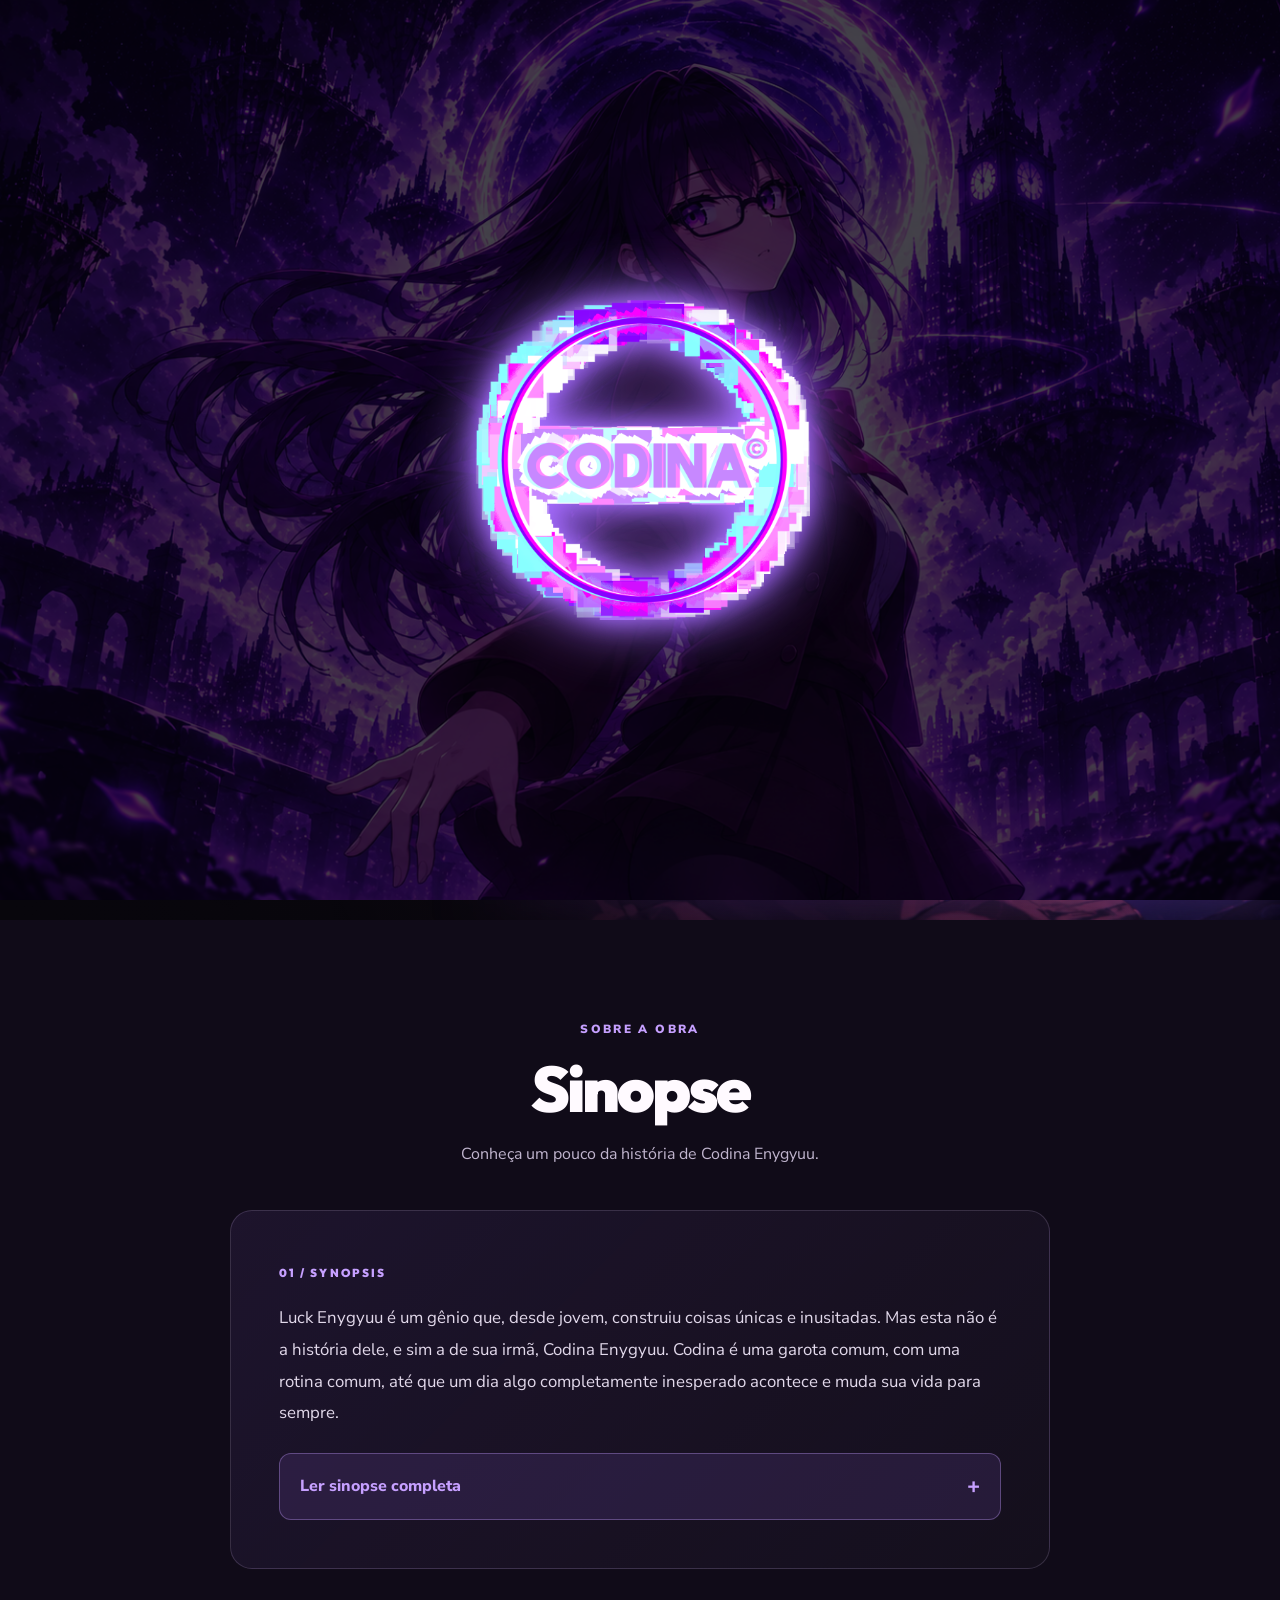
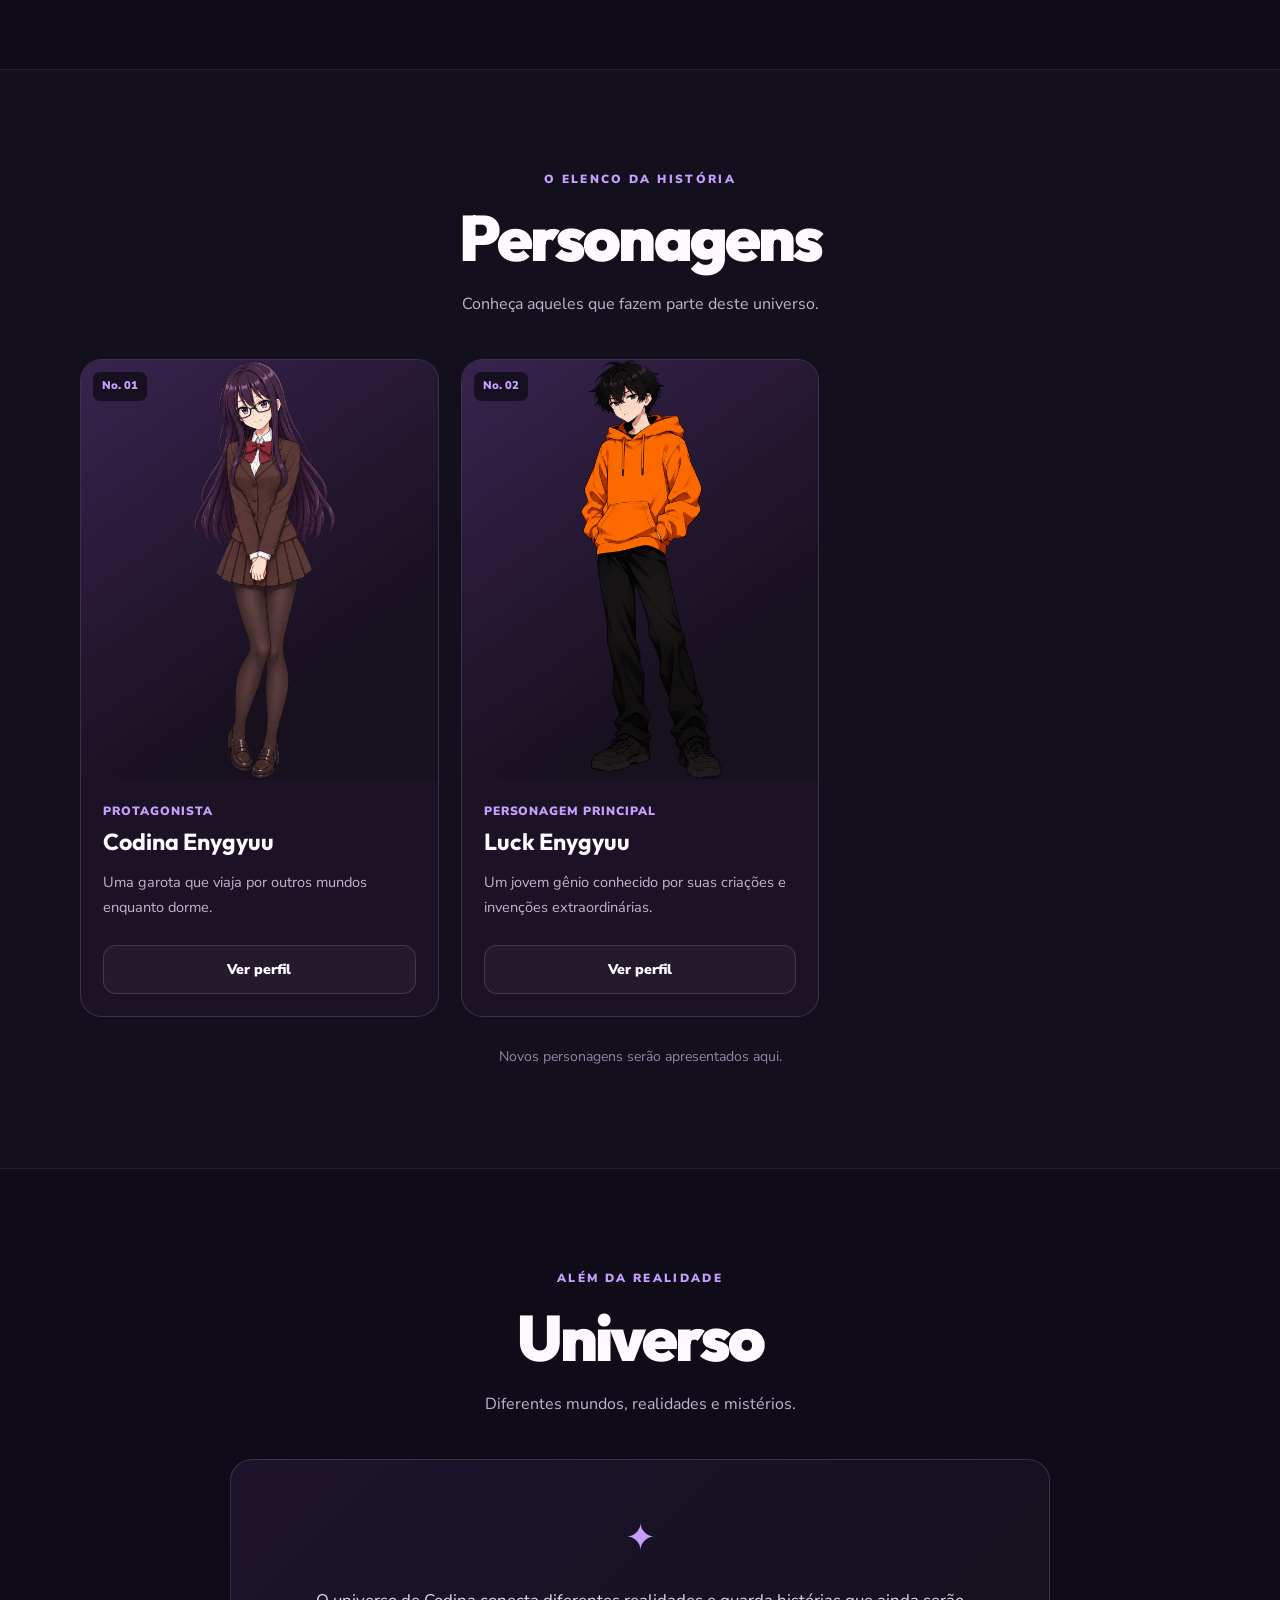
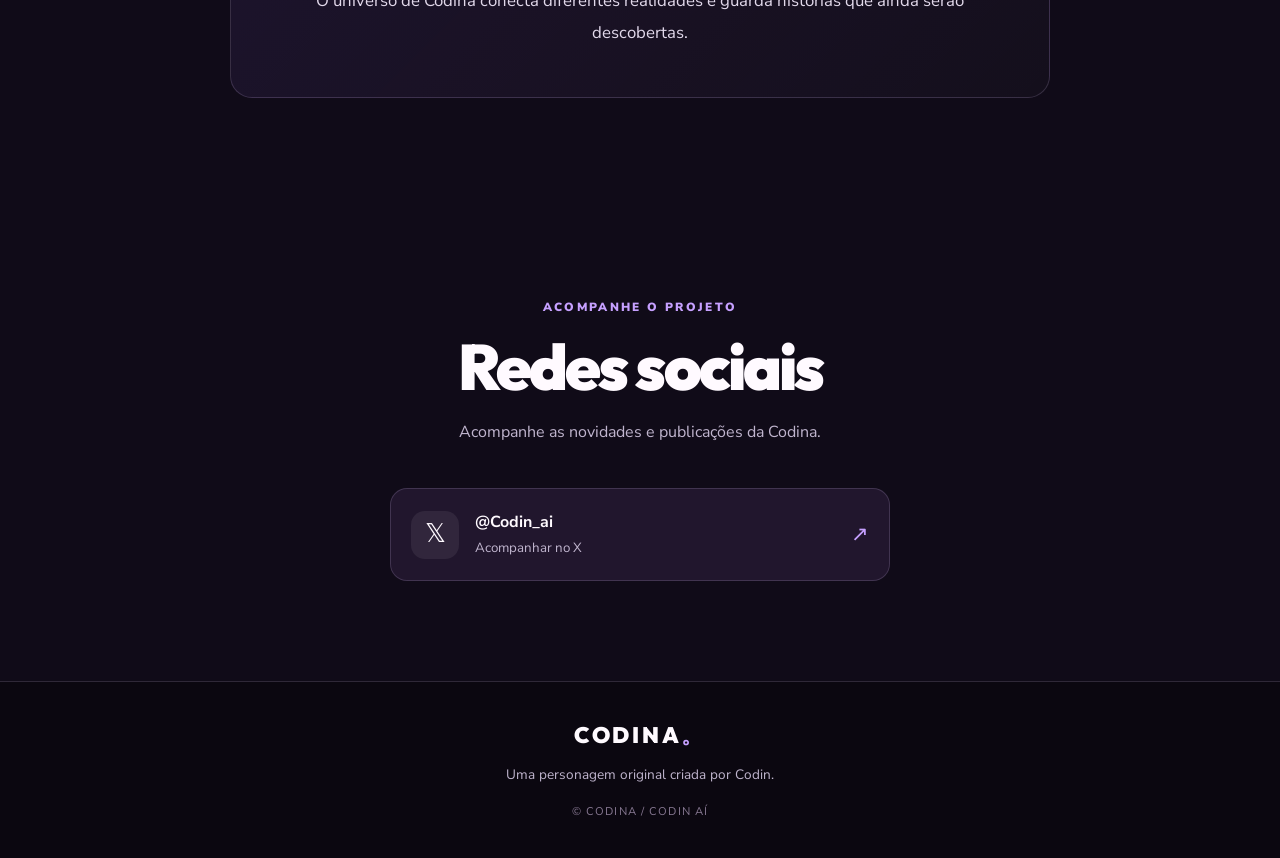
<file: index.html>
<!DOCTYPE html>
<html lang="pt-BR">
<head>
  <meta charset="UTF-8">
  <meta name="viewport" content="width=device-width, initial-scale=1.0">
  <meta name="theme-color" content="#100b18">
  <meta name="description" content="Site oficial de Codina Enygyuu — Conheça a história.">
  <title>Codina — Site Oficial</title>
  <link rel="stylesheet" href="style.css">
  <script src="script.js" defer></script>
</head>
<body>

  <!-- Tela de abertura CODINA -->
  <div class="codina-intro" id="codinaIntro">

    <picture class="codina-intro-background">
      <source
        media="(max-width: 700px)"
        srcset="images/file_00000000e9b8820e9450dfc2d5f73c63.png">

      <img
        src="images/file_000000009cc0820e834e44ede2356f10.png"
        alt=""
        aria-hidden="true">
    </picture>

    <div class="codina-intro-overlay"></div>

    <div class="codina-intro-content">
      <img
        src="images/codina-logo.png"
        alt="CODINA"
        class="codina-intro-logo">
    </div>

  </div>

  <header class="site-header">

    <a class="logo" href="#inicio" aria-label="Codina - Início">
      <img src="images/codina-logo.png" alt="Codina">
    </a>

    <button class="menu-toggle" id="menuToggle"
      aria-label="Abrir menu" aria-expanded="false">
      <span></span><span></span><span></span>
    </button>

    <nav class="main-nav" id="mainNav">
      <a href="#inicio" data-i18n="navHome">Início</a>
      <a href="#historia" data-i18n="navSynopsis">Sinopse</a>
      <a href="#personagens" data-i18n="navCharacters">Personagens</a>
      <a href="#universo" data-i18n="navWorld">Universo</a>
      <a href="#redes" data-i18n="navSocial">Redes sociais</a>
      <a href="equipe.html" data-i18n="navTeam">Equipe</a>
      <a href="ler-codina.html" data-i18n="navReadCodina">Ler CODINA</a>
    </nav>

    <button class="language-switch" id="languageSwitch"
      type="button" aria-label="Mudar para japonês">
      <span id="languageLabel">日本語</span>
    </button>
  </header>
  
<audio
  id="siteMusic"
  src="codina-bgm.mp3"
  autoplay
  loop
  preload="auto">
</audio>

<div class="music-player">
  <button
    id="musicToggle"
    type="button"
    aria-label="Reproduzir música"
    aria-pressed="false">
    <span id="musicIcon">▶</span>
  </button>

  <span class="music-player-title">
    CODINA BGM — Official Website Theme
  </span>
</div>


  <main>

    <section class="hero" id="inicio">
      <div class="hero-decoration hero-decoration-one"></div>
      <div class="hero-decoration hero-decoration-two"></div>

      <div class="hero-particles" aria-hidden="true"></div>

      <div class="hero-content">
        <p class="eyebrow" data-i18n="heroEyebrow">
          UMA HISTÓRIA ENTRE MUNDOS
        </p>

        <div class="hero-logo">
          <img src="images/codina-logo.png" alt="Codina">
        </div>

        <p class="hero-subtitle" data-i18n="heroSubtitle">
          Uma garota. Outros mundos. Uma história ainda em movimento.
        </p>

        <div class="hero-actions">
          <a href="ler-codina.html" class="hero-read-codina"
            data-i18n="heroReadCodina">
            Ler CODINA
          </a>

          <a href="#historia" class="button button-primary synopsis-rgb"
            data-i18n="heroSynopsisButton">Sinopse</a>

          <a href="#personagens" class="button button-secondary synopsis-rgb characters-rgb"
            data-i18n="heroCharactersButton">Conheça os personagens</a>
        </div>

        <p class="hero-caption" data-i18n="heroCaption">
          SITE OFICIAL DA PERSONAGEM
        </p>
      </div>

      <div class="hero-art" aria-label="Ilustração da Codina">
        <span class="hero-energy" aria-hidden="true"></span>
        <img src="images/codina-main.png"
          alt="Codina Enygyuu"
          onerror="this.parentElement.classList.add('image-placeholder'); this.style.display='none'">
        <span class="hero-art-label">コディナ・エニギュウ</span>
      </div>

      <a class="scroll-indicator" href="#historia">
        <span data-i18n="scrollText">DESLIZE PARA DESCOBRIR</span>
        <span class="scroll-line"></span>
      </a>
    </section>

    <section class="content-section story-section" id="historia">
      <div class="section-heading">
        <p class="eyebrow" data-i18n="synopsisEyebrow">SOBRE A OBRA</p>
        <h2 data-i18n="synopsisTitle">Sinopse</h2>
        <p data-i18n="synopsisLead">
          Conheça um pouco da história de Codina Enygyuu.
        </p>
      </div>

      <div class="story-panel synopsis-panel">
        <span class="panel-number">01 / SYNOPSIS</span>

        <div class="synopsis-short">
          <p data-i18n="synopsisShort">
            Luck Enygyuu é um gênio que, desde jovem, construiu coisas únicas
            e inusitadas. Mas esta não é a história dele, e sim a de sua irmã,
            Codina Enygyuu. Codina é uma garota comum, com uma rotina comum,
            até que um dia algo completamente inesperado acontece e muda sua
            vida para sempre.
          </p>
        </div>

        <details class="synopsis-details">
          <summary>
            <span data-i18n="synopsisExpand">Ler sinopse completa</span>
            <span class="synopsis-button-open" data-i18n="synopsisClose">Fechar sinopse</span>
          </summary>

          <div class="synopsis-long">
            <p data-i18n="synopsisLong">
              Luck Enygyuu é um gênio que, com apenas 8 anos de idade,
              tornou-se conhecido em todo o país de Arievi por suas ideias
              incomuns. Aos 12 anos, ganhou ainda mais reconhecimento por suas
              obras inusitadas e construções únicas, revolucionando a tecnologia
              da época e tornando-a mais prática.
            </p>

            <p data-i18n="synopsisLong2">
              Por causa de suas realizações, Luck e sua família acabaram se
              tornando algumas das pessoas mais influentes do mundo, posição
              que mantêm até os dias atuais.
            </p>

            <p data-i18n="synopsisLong3">
              Mas esta não é a história de Luck. Esta é a história de sua irmã,
              Codina Enygyuu.
            </p>

            <p data-i18n="synopsisLong4">
              Codina é uma garota comum, com uma rotina comum. Diferentemente
              do irmão, ela não é uma pessoa extraordinariamente inteligente.
              Nunca realizou nada grandioso e tampouco desejou chamar a atenção.
              Mesmo assim, muitas pessoas esperam algo dela.
            </p>
          </div>
        </details>
      </div>
    </section>

    <section class="content-section characters-section" id="personagens">
      <div class="section-heading">
        <p class="eyebrow" data-i18n="charactersEyebrow">
          O ELENCO DA HISTÓRIA
        </p>
        <h2 data-i18n="charactersTitle">Personagens</h2>
        <p data-i18n="charactersLead">
          Conheça aqueles que fazem parte deste universo.
        </p>
      </div>

      <div class="character-grid" id="characterGrid">
        <article class="character-card">
          <div class="character-image">
            <img src="images/codina-character.png"
              alt="Codina Enygyuu"
              onerror="this.parentElement.classList.add('image-placeholder'); this.style.display='none'">
            <span class="character-number">No. 01</span>
          </div>

          <div class="character-info">
            <p class="character-role" data-i18n="codinaRole">
              Protagonista
            </p>
            <h3>Codina Enygyuu</h3>
            <p data-i18n="codinaDescription">
              Uma garota que viaja por outros mundos enquanto dorme.
            </p>
            <button class="button button-secondary profile-button"
              type="button" data-profile-open="codinaProfile"
              data-i18n="profileButton">Ver perfil</button>
          </div>
        </article>

        <!-- Cartão do Luck -->
        <article class="character-card">
          <div class="character-image">
            <img src="images/luck-character.png"
              alt="Luck Enygyuu"
              onerror="this.parentElement.classList.add('image-placeholder'); this.style.display='none'">
            <span class="character-number">No. 02</span>
          </div>

          <div class="character-info">
            <p class="character-role" data-i18n="luckRole">Personagem principal</p>
            <h3>Luck Enygyuu</h3>
            <p data-i18n="luckDescription">
              Um jovem gênio conhecido por suas criações e invenções extraordinárias.
            </p>
            <button class="button button-secondary profile-button"
              type="button" data-profile-open="luckProfile"
              data-i18n="profileButton">
              Ver perfil
            </button>
          </div>
        </article>
      </div>

      <p class="section-note" data-i18n="charactersNote">
        Novos personagens serão apresentados aqui.
      </p>

      <!-- Perfil da Codina -->
      <div class="profile-overlay" id="codinaProfile" data-profile hidden>
        <article class="profile-dialog" role="dialog"
          aria-modal="true" aria-labelledby="codinaProfileTitle">

          <button class="profile-close" type="button"
            data-profile-close aria-label="Fechar perfil">×</button>

          <p class="eyebrow" data-i18n="profileEyebrow">
            PERFIL DO PERSONAGEM
          </p>
          <h2 id="codinaProfileTitle">Codina Enygyuu</h2>

          <dl class="profile-details">
            <div>
              <dt data-i18n="profileFullName">Nome completo</dt>
              <dd>Codina Enygyuu</dd>
            </div>
            <div>
              <dt data-i18n="profileAge">Idade</dt>
              <dd data-i18n="codinaAge">14, 18 e 22 anos (ao longo da história)</dd>
            </div>
            <div>
              <dt data-i18n="profileBirthday">Aniversário</dt>
              <dd data-i18n="codinaBirthday">21 de agosto</dd>
            </div>
            <div>
              <dt data-i18n="profileGender">Gênero</dt>
              <dd data-i18n="codinaGender">Feminino</dd>
            </div>
            <div>
              <dt data-i18n="profileBloodType">Tipo sanguíneo</dt>
              <dd>A+</dd>
            </div>
            <div>
              <dt data-i18n="profileHeight">Altura</dt>
              <dd>1,70 m</dd>
            </div>
            <div>
              <dt data-i18n="profileRole">Papel na história</dt>
              <dd data-i18n="codinaRole">Protagonista</dd>
            </div>
          </dl>

          <div class="profile-description">
            <h3 data-i18n="profileDescription">Sobre o personagem</h3>
            <p data-i18n="codinaFullDescription">
              Codina Enygyuu é uma estudante. Além de sua rotina escolar,
              também ajuda Flower na loja dela após as aulas.
            </p>
          </div>

          <div class="profile-description">
            <h3 data-i18n="profilePersonality">Personalidade</h3>
            <p data-i18n="codinaPersonality">
              Brincalhona, comunicativa, sensível e empática. Sabe ser séria
              quando necessário, mas às vezes é um pouco desligada e costuma
              conversar sozinha. Também possui um complexo de inferioridade
              em relação ao irmão.
            </p>
          </div>

          <div class="profile-description">
            <h3 data-i18n="profileLikes">Gostos</h3>
            <p data-i18n="codinaLikes">
              Amizades verdadeiras e broa de milho.
            </p>
          </div>

          <div class="profile-description">
            <h3 data-i18n="profileDislikes">Desgostos</h3>
            <p data-i18n="codinaDislikes">
              Mentiras.
            </p>
          </div>

          <div class="profile-description">
            <h3 data-i18n="codinaHobbiesTitle">Hobbies</h3>
            <p data-i18n="codinaHobbies">
              Ler livros, assistir TV, comer coisas gostosas e ajudar
              Flower na loja dela após a escola.
            </p>
          </div>

          <div class="profile-description">
            <h3 data-i18n="codinaConcernsTitle">Preocupações recentes</h3>
            <p data-i18n="codinaConcerns">
              Preciso encontrar o meu irmão, onde será que ele está?
            </p>
          </div>

        </article>
      </div>

      <!-- Perfil do Luck -->
      <div class="profile-overlay" id="luckProfile" data-profile hidden>
        <article class="profile-dialog" role="dialog"
          aria-modal="true" aria-labelledby="luckProfileTitle">

          <button class="profile-close" type="button"
            data-profile-close aria-label="Fechar perfil">×</button>

          <p class="eyebrow" data-i18n="profileEyebrow">
            PERFIL DO PERSONAGEM
          </p>
          <h2 id="luckProfileTitle">Luck Enygyuu</h2>

          <dl class="profile-details">
            <div>
              <dt data-i18n="profileFullName">Nome completo</dt>
              <dd>Luck Enygyuu</dd>
            </div>
            <div>
              <dt data-i18n="profileAge">Idade</dt>
              <dd data-i18n="luckAge">16, 20 e 24 anos (ao longo da história)</dd>
            </div>
            <div>
              <dt data-i18n="profileBirthday">Aniversário</dt>
              <dd data-i18n="luckBirthday">9 de julho</dd>
            </div>
            <div>
              <dt data-i18n="profileGender">Gênero</dt>
              <dd data-i18n="luckGender">Masculino</dd>
            </div>
            <div>
              <dt data-i18n="profileBloodType">Tipo sanguíneo</dt>
              <dd>A-</dd>
            </div>
            <div>
              <dt data-i18n="profileHeight">Altura</dt>
              <dd>1,83 m</dd>
            </div>
            <div>
              <dt data-i18n="profileRole">Papel na história</dt>
              <dd data-i18n="luckStoryRole">Irmão de Codina Enygyuu</dd>
            </div>
          </dl>

          <div class="profile-description">
            <h3 data-i18n="profileDescription">Sobre o personagem</h3>
            <p data-i18n="luckFullDescription">
              Luck Enygyuu é um criador de diversas coisas utilizadas
              pelas pessoas de seu mundo. Aos 16 anos, fundou sua
              própria empresa, a Luck, Corp.
            </p>
            <p data-i18n="luckDescription2">
              Também controla uma empresa no submundo, chamada
              Bravos Novos. Sua administração acontece remotamente,
              por meio de uma tela de TV. Nesse negócio secreto,
              apenas sua voz modificada é ouvida, e poucas pessoas
              tiveram a oportunidade de vê-lo pessoalmente.
            </p>
            <p data-i18n="luckDescription3">
              A Bravos Novos comercializa diversos produtos que
              não existem naquele mundo. Suas criações e ideias
              incomuns fizeram com que Luck alcançasse uma fama
              extraordinária, a ponto de algumas pessoas acreditarem
              que ele seja uma divindade.
            </p>
          </div>

          <div class="profile-description">
            <h3 data-i18n="profilePersonality">Personalidade</h3>
            <p data-i18n="luckPersonality">
              Calmo, inteligente, detalhista, criativo, protetor
              e empático. Ninguém sabe exatamente o que se passa
              em sua cabeça. Tem dificuldade para expressar o que
              sente e costuma tentar resolver os problemas sozinho.
            </p>
          </div>

          <div class="profile-description">
            <h3 data-i18n="profileLikes">Gostos</h3>
            <p data-i18n="luckLikes">
              Criar coisas úteis para as pessoas e cuidar de sua irmã.
            </p>
          </div>

          <div class="profile-description">
            <h3 data-i18n="profileDislikes">Desgostos</h3>
            <p data-i18n="luckDislikes">
              Ser sociável e ser incomodado.
            </p>
          </div>

          <div class="profile-description">
            <h3 data-i18n="luckHobbiesTitle">Hobbies</h3>
            <p data-i18n="luckHobbies">
              Criar coisas para as pessoas utilizarem e desenvolver
              projetos próprios.
            </p>
          </div>

          <div class="profile-description">
            <h3 data-i18n="luckConcernsTitle">Preocupações recentes</h3>
            <p data-i18n="luckConcerns">
              Dar uma vida melhor à minha irmã.
            </p>
          </div>

        </article>
      </div>

    </section>

    <section class="content-section world-section" id="universo">
      <div class="section-heading">
        <p class="eyebrow" data-i18n="worldEyebrow">ALÉM DA REALIDADE</p>
        <h2 data-i18n="worldTitle">Universo</h2>
        <p data-i18n="worldLead">
          Diferentes mundos, realidades e mistérios.
        </p>
      </div>

      <div class="world-panel">
        <span class="world-symbol">✦</span>
        <p data-i18n="worldText">
          O universo de Codina conecta diferentes realidades e guarda
          histórias que ainda serão descobertas.
        </p>
      </div>
    </section>

    <section class="content-section social-section" id="redes">
      <div class="section-heading">
        <p class="eyebrow" data-i18n="socialEyebrow">ACOMPANHE O PROJETO</p>
        <h2 data-i18n="socialTitle">Redes sociais</h2>
        <p data-i18n="socialLead">
          Acompanhe as novidades e publicações da Codina.
        </p>
      </div>

      <a class="social-link"
        href="https://twitter.com/Codin_ai"
        target="_blank" rel="noopener noreferrer">
        <span class="social-mark">𝕏</span>
        <span>
          <strong>@Codin_ai</strong>
          <small data-i18n="socialButton">Acompanhar no X</small>
        </span>
        <span class="social-arrow">↗</span>
      </a>
    </section>
  </main>

  <footer class="site-footer">
    <a class="logo" href="#inicio">CODINA<span>。</span></a>
    <p data-i18n="footerText">
      Uma personagem original criada por Codin.
    </p>
    <small>© CODINA / CODIN AÍ</small>
  </footer>
</body>
</html>
</file>
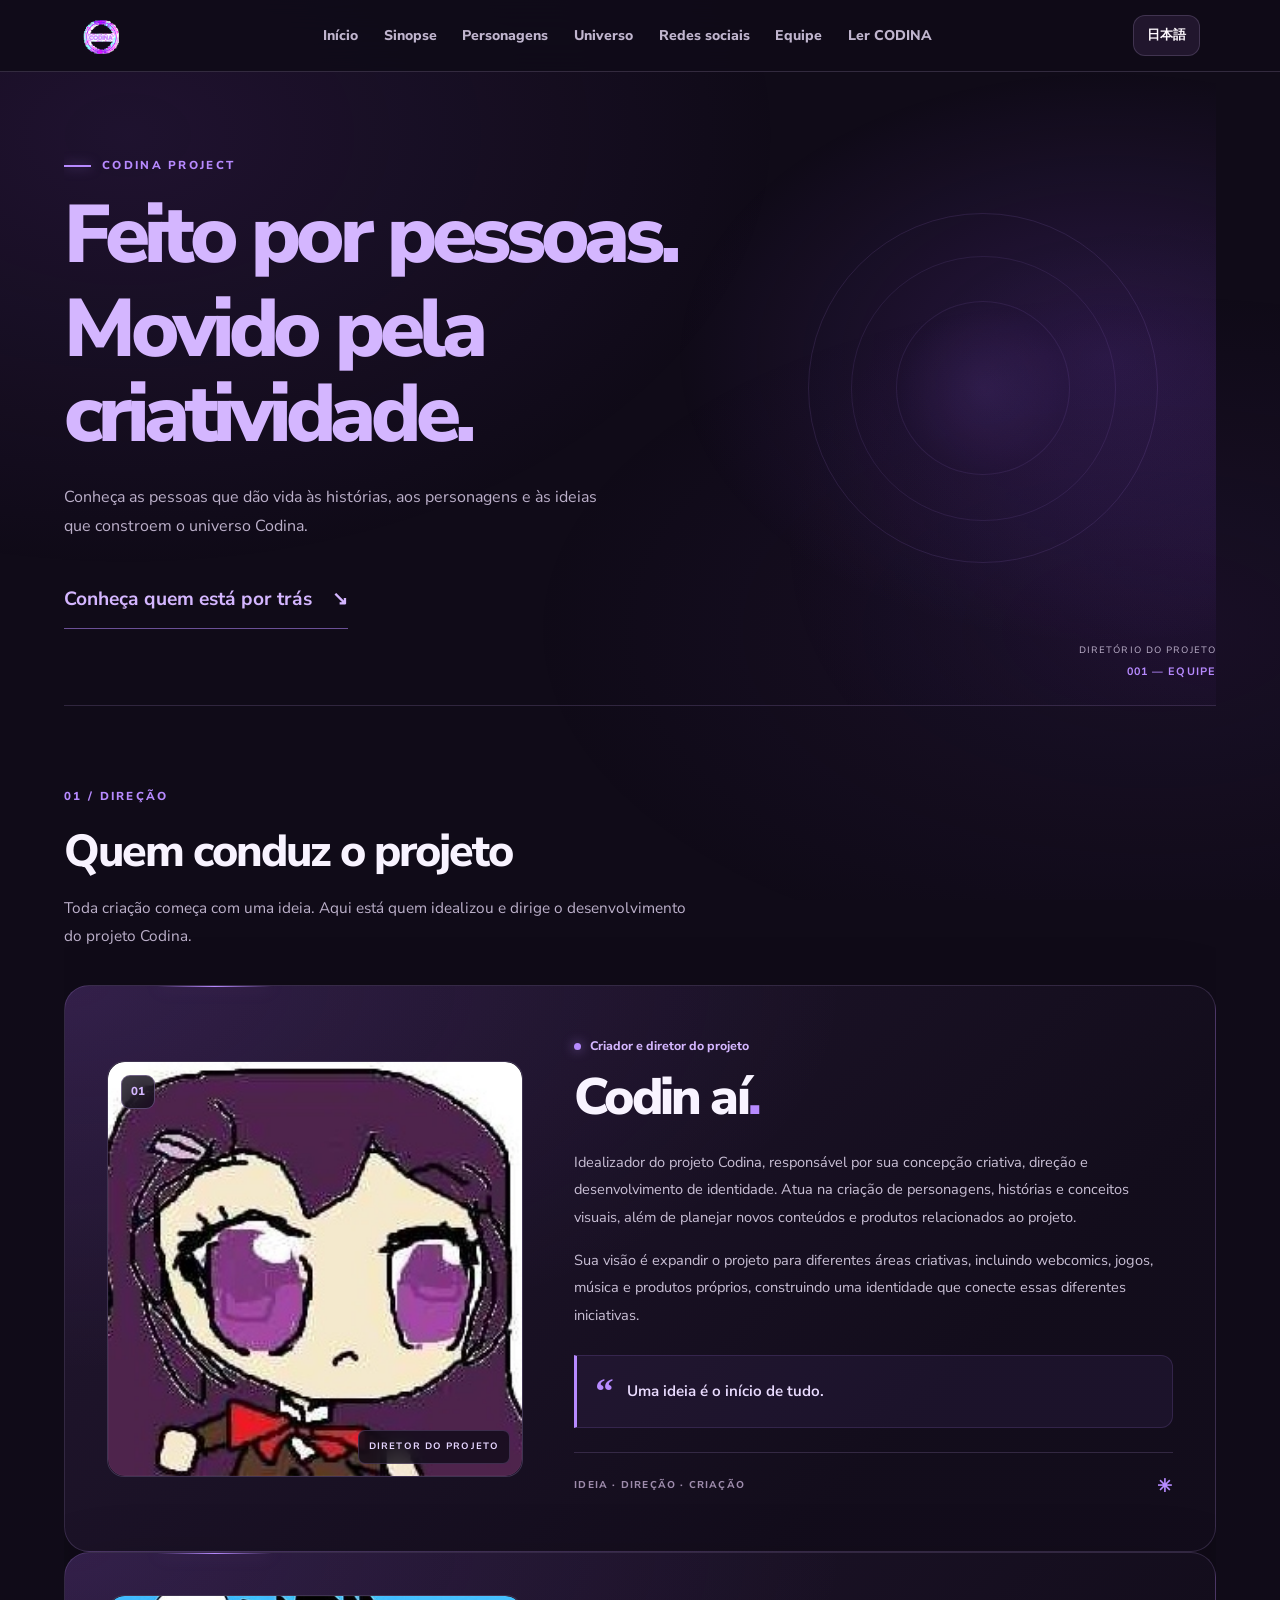
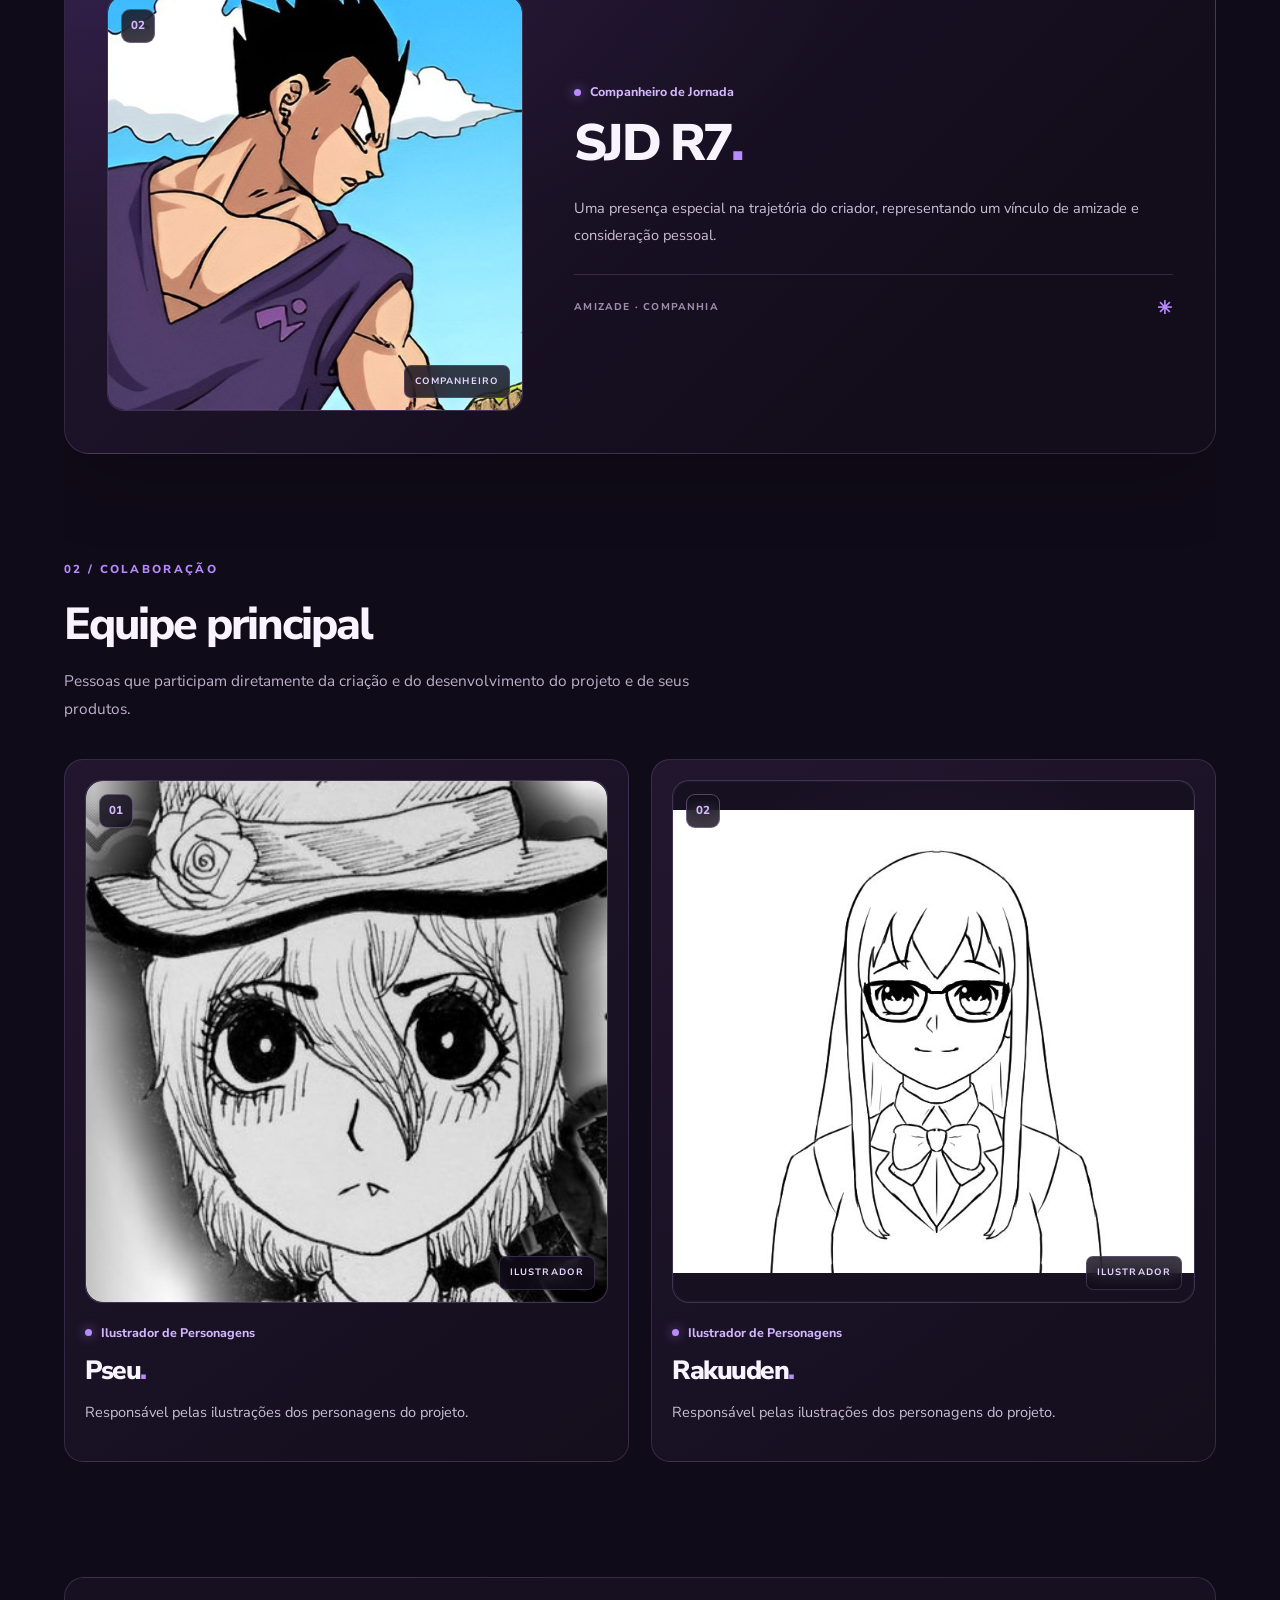
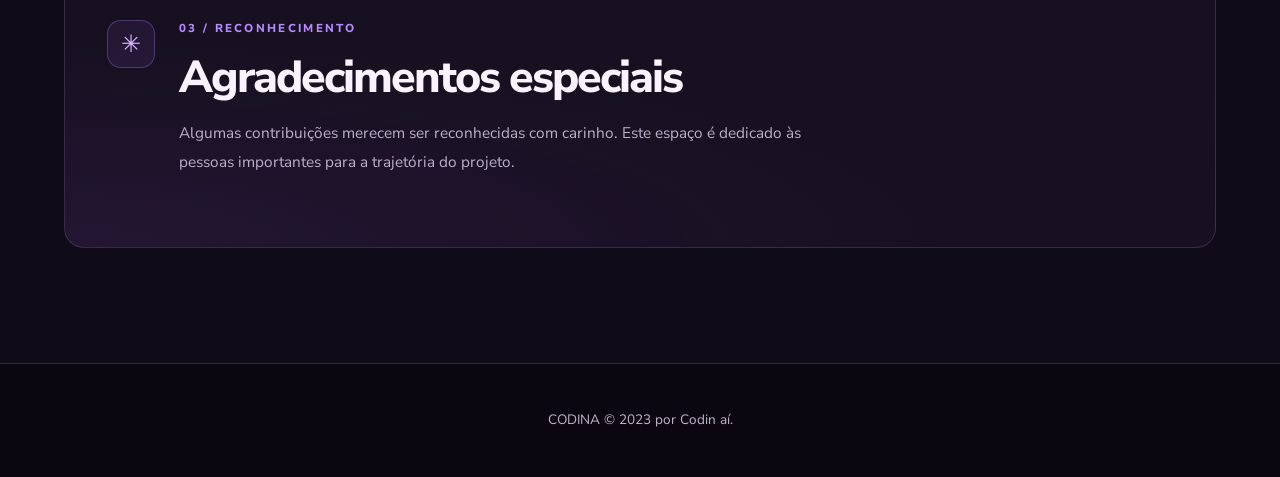
<file: equipe.html>
<!DOCTYPE html>
<html lang="pt-BR">
<head>
  <meta charset="UTF-8">
  <meta name="viewport" content="width=device-width, initial-scale=1.0">
  <meta name="theme-color" content="#100b18">
  <meta name="description" content="Conheça a equipe responsável pelo projeto Codina e seus produtos.">
  <title>Equipe — Codina</title>
  <link rel="stylesheet" href="style.css">
  <script src="script.js" defer></script>
</head>
<body>
  <header class="site-header">
    <a class="logo" href="index.html" aria-label="Codina - Início">
      <img src="images/codina-logo.png" alt="Codina">
    </a>

    <button class="menu-toggle" id="menuToggle"
      aria-label="Abrir menu" aria-expanded="false">
      <span></span><span></span><span></span>
    </button>

    <nav class="main-nav" id="mainNav">
      <a href="index.html#inicio" data-i18n="navHome">Início</a>
      <a href="index.html#historia" data-i18n="navStory">História</a>
      <a href="index.html#personagens" data-i18n="navCharacters">Personagens</a>
      <a href="index.html#universo" data-i18n="navWorld">Universo</a>
      <a href="index.html#redes" data-i18n="navSocial">Redes sociais</a>
      <a href="equipe.html" data-i18n="navTeam">Equipe</a>
      <a href="ler-codina.html" data-i18n="navReadCodina">Ler CODINA</a>
    </nav>

    <button class="language-switch" id="languageSwitch"
      type="button" aria-label="Mudar para japonês">
      <span id="languageLabel">日本語</span>
    </button>
  </header>

  <main class="team-page">
    <section class="team-hero">
      <div class="team-hero-orbit" aria-hidden="true"></div>

      <div class="team-hero-content">
        <p class="team-eyebrow">
          <span class="team-eyebrow-line"></span>
          CODINA PROJECT
        </p>

        <h1>
          <span data-i18n="teamHeroLine1">Feito por pessoas.</span>
          <span data-i18n="teamHeroLine2">Movido pela criatividade.</span>
        </h1>

        <p class="team-hero-description" data-i18n="teamHeroDescription">
          Conheça as pessoas que dão vida às histórias, aos personagens
          e às ideias que constroem o universo Codina.
        </p>

        <a class="team-hero-link" href="#chefia">
          <span data-i18n="teamHeroLink">Conheça quem está por trás</span>
          <span aria-hidden="true">↘</span>
        </a>
      </div>

      <div class="team-hero-index" aria-hidden="true">
        <span data-i18n="teamDirectory">PROJECT DIRECTORY</span>
        <strong data-i18n="teamIndex">001 — TEAM</strong>
      </div>
    </section>

    <section class="team-section team-leadership" id="chefia">
      <div class="team-section-heading">
        <p class="team-eyebrow" data-i18n="teamDirectionEyebrow">01 / DIREÇÃO</p>
        <h2 data-i18n="teamDirectionTitle">Quem conduz o projeto</h2>
        <p data-i18n="teamDirectionDescription">
          Toda criação começa com uma ideia. Aqui está quem idealizou
          e dirige o desenvolvimento do projeto Codina.
        </p>
      </div>

      <article class="team-card team-leader">
        <div class="team-photo">
          <img src="images/codin-ai.png" alt="Retrato de Codin aí">
          <span class="team-photo-index" aria-hidden="true">01</span>
          <span class="team-photo-caption" data-i18n="teamPhotoCaption">PROJECT DIRECTOR</span>
        </div>

        <div class="team-info">
          <p class="team-role">
            <span class="team-role-dot"></span>
            <span data-i18n="teamRole">Criador e diretor do projeto</span>
          </p>

          <h3>Codin aí<span class="team-name-period">.</span></h3>

          <p data-i18n="teamBio1">
            Idealizador do projeto Codina, responsável por sua concepção
            criativa, direção e desenvolvimento de identidade. Atua na criação
            de personagens, histórias e conceitos visuais, além de planejar
            novos conteúdos e produtos relacionados ao projeto.
          </p>

          <p data-i18n="teamBio2">
            Sua visão é expandir o projeto para diferentes áreas criativas,
            incluindo webcomics, jogos, música e produtos próprios, construindo
            uma identidade que conecte essas diferentes iniciativas.
          </p>

          <blockquote>
            <span class="team-quote-mark" aria-hidden="true">“</span>
            <span data-i18n="teamQuote">Uma ideia é o início de tudo.</span>
          </blockquote>

          <div class="team-info-footer">
            <span data-i18n="teamInfoFooter">IDEIA · DIREÇÃO · CRIAÇÃO</span>
            <span class="team-info-symbol" aria-hidden="true">✳</span>
          </div>
        </div>
            </article>

      <article class="team-card team-leader">
        <div class="team-photo">
          <img src="images/amigosjd.png" alt="Retrato de SJD R7">
          <span class="team-photo-index" aria-hidden="true">02</span>
          <span class="team-photo-caption" data-i18n="teamCompanionCaption">COMPANHEIRO</span>
        </div>

        <div class="team-info">
          <p class="team-role">
            <span class="team-role-dot"></span>
            <span data-i18n="teamCompanionRole">Companheiro de Jornada</span>
          </p>

          <h3>SJD R7<span class="team-name-period">.</span></h3>

          <p data-i18n="teamCompanionBio">Uma presença especial na trajetória do criador, representando um vínculo de amizade e consideração pessoal.</p>

          <div class="team-info-footer">
            <span data-i18n="teamCompanionFooter">AMIZADE · COMPANHIA</span>
            <span class="team-info-symbol" aria-hidden="true">✳</span>
          </div>
        </div>
      </article>
    </section>

    <section class="team-section" id="equipe-principal">
      <div class="team-section-heading">
        <p class="team-eyebrow" data-i18n="teamCollabEyebrow">02 / COLABORAÇÃO</p>
        <h2 data-i18n="teamMainTitle">Equipe principal</h2>
        <p data-i18n="teamMainDescription">
          Pessoas que participam diretamente da criação e do desenvolvimento
          do projeto e de seus produtos.
        </p>
      </div>

      
<div class="team-grid">

  <!-- PSEU -->
  <article class="team-card">
    <div class="team-photo">
      <img src="images/pseucharacter.png" alt="Retrato de Pseu">
      <span class="team-photo-index" aria-hidden="true">01</span>
      <span class="team-photo-caption" data-i18n="teamIllustratorCaption">ILUSTRADOR</span>
    </div>

    <div class="team-info">
      <p class="team-role">
        <span class="team-role-dot"></span>
        <span data-i18n="teamIllustratorRole">Ilustrador da história CODINA</span>
      </p>

      <h3>Pseu<span class="team-name-period">.</span></h3>

      <p data-i18n="teamIllustratorBio">Responsável pelas ilustrações da história CODINA.</p>
    </div>
  </article>

  <!-- RAKUUDEN -->
  <article class="team-card">
    <div class="team-photo">
      <img src="images/rakuudencharacter.png" alt="Retrato de Rakuuden">
      <span class="team-photo-index" aria-hidden="true">02</span>
      <span class="team-photo-caption" data-i18n="teamIllustratorCaption">ILUSTRADOR</span>
    </div>

    <div class="team-info">
      <p class="team-role">
        <span class="team-role-dot"></span>
        <span data-i18n="teamIllustratorRole">Ilustrador da história CODINA</span>
      </p>

      <h3>Rakuuden<span class="team-name-period">.</span></h3>

      <p data-i18n="teamIllustratorBio">Responsável pelas ilustrações da história CODINA.</p>
    </div>
  </article>

</div>



      <p class="team-empty-note" data-i18n="teamEmptyNote">
        Novos integrantes poderão ser apresentados aqui futuramente.
      </p>
    </section>

    <section class="team-section team-thanks-section" id="agradecimentos">
      <div class="team-thanks-panel">
        <div class="team-thanks-symbol" aria-hidden="true">✳</div>

        <div class="team-thanks-heading">
          <p class="team-eyebrow" data-i18n="teamThanksEyebrow">03 / RECONHECIMENTO</p>
          <h2 data-i18n="teamThanksTitle">Agradecimentos especiais</h2>
          <p data-i18n="teamThanksDescription">
            Algumas contribuições merecem ser reconhecidas com carinho.
            Este espaço é dedicado às pessoas importantes para a trajetória
            do projeto.
          </p>
        </div>

        <div class="thanks-list">
          <!-- Adicione aqui os nomes e as mensagens de agradecimento. -->
        </div>
      </div>
    </section>
  </main>

  <footer class="site-footer">
    <p data-i18n="teamCopyright">CODINA © 2023 by Codin aí.</p>
  </footer>
</body>
</html>
</file>
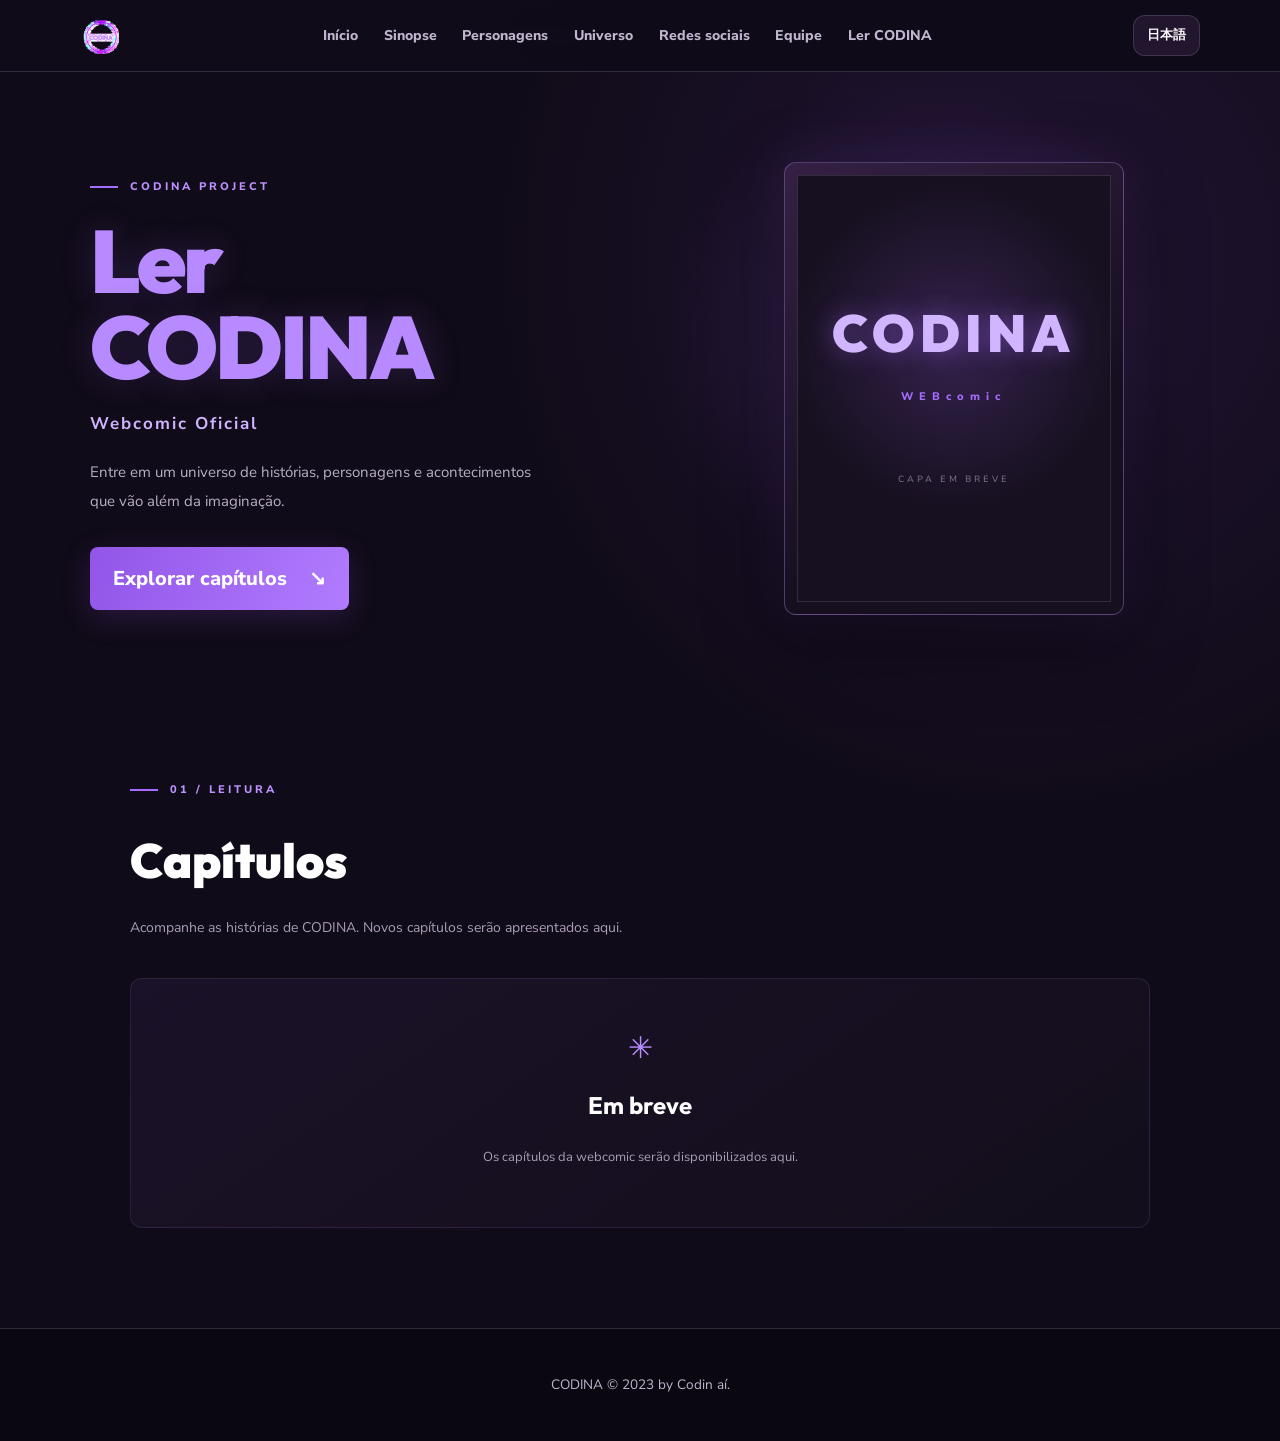
<file: ler-codina.html>
<!DOCTYPE html>
<html lang="pt-BR">
<head>
  <meta charset="UTF-8">
  <meta name="viewport" content="width=device-width, initial-scale=1.0">
  <meta name="theme-color" content="#100b18">
  <meta name="description" content="Leia CODINA, a webcomic oficial. Conheça a obra e acompanhe seus capítulos.">

  <title>Ler CODINA — Webcomic Oficial</title>

  <link rel="stylesheet" href="style.css">
  <link rel="stylesheet" href="ler-codina.css">
  <script src="script.js" defer></script>
</head>

<body>

  <header class="site-header">
    <a class="logo" href="index.html" aria-label="Codina - Início">
      <img src="images/codina-logo.png" alt="Codina">
    </a>

    <button class="menu-toggle" id="menuToggle"
      aria-label="Abrir menu" aria-expanded="false">
      <span></span><span></span><span></span>
    </button>

    <nav class="main-nav" id="mainNav">
  <a href="index.html#inicio" data-i18n="navHome">Início</a>
  <a href="index.html#historia" data-i18n="navSynopsis">Sinopse</a>
  <a href="index.html#personagens" data-i18n="navCharacters">Personagens</a>
  <a href="index.html#universo" data-i18n="navWorld">Universo</a>
  <a href="index.html#redes" data-i18n="navSocial">Redes sociais</a>
  <a href="equipe.html" data-i18n="navTeam">Equipe</a>
  <a href="ler-codina.html" data-i18n="navReadCodina">Ler CODINA</a>
</nav>

    <button class="language-switch" id="languageSwitch"
      type="button" aria-label="Mudar para japonês">
      <span id="languageLabel">日本語</span>
    </button>
  </header>

  <main class="read-codina-page">

    <section class="read-hero">

      <div class="read-hero-content">

        <p class="read-eyebrow">CODINA PROJECT</p>

<h1>
  <span data-i18n="readTitle">Ler</span> <span>CODINA</span>
</h1>

<p class="read-subtitle" data-i18n="readSubtitle">Webcomic Oficial</p>

<p class="read-description" data-i18n="readDescription">
  Entre em um universo de histórias, personagens
  e acontecimentos que vão além da imaginação.
</p>

<a href="#capitulos" class="read-main-button">
  <span data-i18n="readExplore">Explorar capítulos</span>
  <span>↘</span>
</a>

      </div>

      <div class="read-cover-placeholder">
        <div class="read-cover-inner">
  <span>CODINA</span>
  <p>WEBcomic</p>
  <small data-i18n="readCoverSoon">CAPA EM BREVE</small>
</div>
      </div>

    </section>

    <section class="read-chapters" id="capitulos">

      <div class="read-section-heading">
  <p class="read-eyebrow" data-i18n="readChaptersEyebrow">01 / LEITURA</p>
  <h2 data-i18n="readChaptersTitle">Capítulos</h2>
  <p data-i18n="readChaptersDescription">
    Acompanhe as histórias de CODINA.
    Novos capítulos serão apresentados aqui.
  </p>
</div>

<div class="read-empty">
  <span>✳</span>
  <h3 data-i18n="readComingSoon">Em breve</h3>
  <p data-i18n="readComingSoonDescription">
    Os capítulos da webcomic serão disponibilizados aqui.
  </p>
</div>

    </section>

  </main>

  <footer class="site-footer">
    <p>CODINA © 2023 by Codin aí.</p>
  </footer>

</body>
</html>
</file>
<file: style.css>
@import url('https://fonts.googleapis.com/css2?family=Nunito+Sans:wght@400;500;600;700;800;900&family=Outfit:wght@400;500;600;700;800;900&display=swap');

:root {
  --bg: #100b18;
  --bg-soft: #181021;
  --panel: #21162d;
  --purple: #a66cff;
  --purple-bright: #c6a0ff;
  --white: #fffaff;
  --muted: #c0b5ce;
  --line: rgba(222, 198, 255, 0.17);
  --radius: 22px;
  --content: 1120px;
}

* {
  box-sizing: border-box;
}

html {
  scroll-behavior: smooth;
  scroll-padding-top: 88px;
}

body {
  margin: 0;
  background: var(--bg);
  color: var(--white);
  font-family: 'Nunito Sans', sans-serif;
  line-height: 1.65;
  overflow-x: hidden;
}

body::before {
  content: "";
  position: fixed;
  inset: 0;
  pointer-events: none;
  z-index: -1;
  background:
    radial-gradient(ellipse at 10% 15%, rgba(125, 65, 190, .14), transparent 40%),
    radial-gradient(ellipse at 90% 70%, rgba(92, 48, 145, .12), transparent 38%);
}

a {
  color: inherit;
  text-decoration: none;
}

button {
  font: inherit;
}

button,
a {
  -webkit-tap-highlight-color: transparent;
}

button:focus-visible,
a:focus-visible {
  outline: 2px solid var(--purple-bright);
  outline-offset: 4px;
}

img {
  display: block;
  max-width: 100%;
}

.site-header {
  min-height: 72px;
  padding: 12px max(20px, calc((100% - var(--content)) / 2));
  display: flex;
  align-items: center;
  justify-content: space-between;
  gap: 20px;
  position: sticky;
  top: 0;
  z-index: 50;
  background: rgba(16, 11, 24, .92);
  border-bottom: 1px solid var(--line);
  backdrop-filter: blur(16px);
}

.logo {
  font-family: 'Outfit', sans-serif;
  font-weight: 900;
  font-size: 1.4rem;
  letter-spacing: .12em;
  white-space: nowrap;
}

.logo span,
.hero h1 span {
  color: var(--purple-bright);
}

.main-nav {
  display: flex;
  align-items: center;
  justify-content: center;
  gap: clamp(12px, 2vw, 26px);
}

.main-nav a {
  color: var(--muted);
  font-size: .88rem;
  font-weight: 800;
  transition: color .2s ease;
}

.main-nav a:hover {
  color: var(--purple-bright);
}

.language-switch,
.menu-toggle {
  flex-shrink: 0;
  color: var(--white);
  background: var(--panel);
  border: 1px solid var(--line);
  border-radius: 12px;
  cursor: pointer;
}

.language-switch {
  padding: 9px 13px;
  font-size: .83rem;
  font-weight: 900;
}

.menu-toggle {
  display: none;
  width: 42px;
  height: 42px;
  padding: 10px;
}

.menu-toggle span {
  display: block;
  height: 2px;
  margin: 4px 0;
  background: var(--white);
  border-radius: 5px;
}

.hero {
  min-height: min(790px, calc(100svh - 72px));
  position: relative;
  display: grid;
  grid-template-columns: 1.1fr .9fr;
  align-items: center;
  gap: 25px;
  padding: 76px max(24px, calc((100% - var(--content)) / 2)) 100px;
  overflow: hidden;
  isolation: isolate;
  background:
    linear-gradient(120deg, rgba(16, 11, 24, .99), rgba(37, 20, 54, .88)),
    var(--bg);
}

.hero::before {
  content: "";
  position: absolute;
  width: 360px;
  height: 360px;
  border: 1px solid rgba(198, 160, 255, .17);
  border-radius: 50%;
  right: 8%;
  top: 12%;
  z-index: -1;
}

.hero::after {
  content: "";
  position: absolute;
  width: 270px;
  height: 270px;
  border: 1px solid rgba(198, 160, 255, .11);
  border-radius: 50%;
  right: 12%;
  top: 18%;
  z-index: -1;
}

.hero-content {
  max-width: 620px;
  animation: hero-enter .85s ease both;
}

.eyebrow {
  margin: 0 0 12px;
  color: var(--purple-bright);
  font-size: .74rem;
  font-weight: 900;
  letter-spacing: .2em;
  text-transform: uppercase;
}

.hero h1 {
  margin: 0;
  font-family: 'Outfit', sans-serif;
  font-size: clamp(3.7rem, 10vw, 7.7rem);
  font-weight: 900;
  letter-spacing: -.065em;
  line-height: .98;
}

.hero-subtitle {
  max-width: 480px;
  margin: 25px 0 28px;
  color: var(--muted);
  font-size: clamp(1rem, 2vw, 1.18rem);
}

.hero-actions {
  display: flex;
  flex-wrap: wrap;
  gap: 12px;
}

.button {
  min-height: 46px;
  padding: 12px 18px;
  display: inline-flex;
  justify-content: center;
  align-items: center;
  border-radius: 13px;
  border: 1px solid var(--line);
  font-size: .88rem;
  font-weight: 900;
  text-align: center;
  cursor: pointer;
  transition: transform .22s ease, background .22s ease, border-color .22s ease;
}

.button:hover {
  transform: translateY(-3px);
}

.button-primary {
  background: var(--purple);
  color: #170c22;
  border-color: var(--purple);
}

.button-primary:hover {
  background: var(--purple-bright);
}

.button-secondary {
  background: rgba(255, 255, 255, .035);
  color: var(--white);
}

.button-secondary:hover {
  background: rgba(166, 108, 255, .13);
  border-color: var(--purple);
}

.hero-caption {
  margin-top: 34px;
  color: #857694;
  font-size: .66rem;
  font-weight: 900;
  letter-spacing: .22em;
}

.hero-art {
  width: 100%;
  min-height: 370px;
  max-height: 540px;
  aspect-ratio: 4 / 5;
  position: relative;
  display: flex;
  align-items: center;
  justify-content: center;
  animation: hero-enter 1s .12s ease both;
}

.hero-art img {
  width: 100%;
  height: 100%;
  max-height: 540px;
  object-fit: contain;
  object-position: center bottom;
  filter: drop-shadow(0 20px 55px rgba(145, 83, 226, .22));
}

.hero-art-label {
  position: absolute;
  right: 0;
  bottom: 12px;
  padding: 8px 12px;
  background: rgba(16, 11, 24, .78);
  border: 1px solid var(--line);
  border-radius: 9px;
  color: var(--purple-bright);
  font-size: .78rem;
  letter-spacing: .08em;
}

.image-placeholder {
  background:
    linear-gradient(145deg, rgba(166, 108, 255, .12), transparent 60%),
    repeating-linear-gradient(135deg, #21162d 0 16px, #251a32 16px 32px);
  border: 1px solid var(--line);
  border-radius: var(--radius);
}

.hero-art.image-placeholder {
  min-height: 370px;
}

.hero-art.image-placeholder::after {
  content: "CODINA";
  color: rgba(255, 250, 255, .22);
  font: 900 2rem 'Outfit', sans-serif;
  letter-spacing: .2em;
}

.scroll-indicator {
  position: absolute;
  bottom: 22px;
  left: 50%;
  transform: translateX(-50%);
  display: flex;
  align-items: center;
  gap: 12px;
  color: #a99bb9;
  font-size: .62rem;
  font-weight: 900;
  letter-spacing: .16em;
}

.scroll-line {
  width: 34px;
  height: 1px;
  background: var(--purple-bright);
}

.content-section {
  width: min(var(--content), 100%);
  margin-inline: auto;
  padding: 100px 28px;
}

.section-heading {
  max-width: 700px;
  margin: 0 auto 42px;
  text-align: center;
}

.section-heading h2 {
  margin: 0;
  font-family: 'Outfit', sans-serif;
  font-size: clamp(2.3rem, 7vw, 4rem);
  font-weight: 900;
  letter-spacing: -.045em;
  line-height: 1.15;
}

.section-heading > p:last-child {
  margin: 16px auto 0;
  color: var(--muted);
}

.story-section {
  position: relative;
}

.story-panel,
.world-panel {
  max-width: 820px;
  margin-inline: auto;
  padding: clamp(25px, 5vw, 48px);
  background: linear-gradient(135deg, rgba(166, 108, 255, .09), rgba(255, 255, 255, .018));
  border: 1px solid var(--line);
  border-radius: var(--radius);
}

.panel-number {
  color: var(--purple-bright);
  font-family: 'Outfit', sans-serif;
  font-size: .72rem;
  font-weight: 900;
  letter-spacing: .18em;
}

.story-panel p,
.world-panel p {
  margin-bottom: 0;
  color: #e2d9eb;
  font-size: 1.05rem;
  line-height: 1.9;
}

.characters-section {
  max-width: none;
  width: 100%;
  padding-inline: max(28px, calc((100% - var(--content)) / 2));
  background: rgba(255, 255, 255, .018);
  border-block: 1px solid rgba(222, 198, 255, .07);
}

.character-grid {
  max-width: var(--content);
  margin: 0 auto;
  display: grid;
  grid-template-columns: repeat(3, minmax(0, 1fr));
  gap: 22px;
}

.character-card {
  min-width: 0;
  overflow: hidden;
  background: #1b1225;
  border: 1px solid var(--line);
  border-radius: var(--radius);
  transition: transform .25s ease, border-color .25s ease, box-shadow .25s ease;
}

.character-card:hover {
  transform: translateY(-7px);
  border-color: rgba(198, 160, 255, .55);
  box-shadow: 0 18px 40px rgba(0, 0, 0, .2);
}

.character-image {
  position: relative;
  width: 100%;
  height: 420px;
  overflow: hidden;
  background: linear-gradient(145deg, #38234e, #17101f 72%);
}

.character-image img {
  display: block;
  width: 100%;
  height: 100%;
  object-fit: contain;
  object-position: center center;
  transition: transform .45s ease;
}

.character-card:hover .character-image img {
  transform: scale(1.045);
}

.character-image.image-placeholder::after {
  content: "CHARACTER";
  position: absolute;
  inset: 0;
  display: grid;
  place-items: center;
  color: rgba(255, 250, 255, .25);
  font: 900 1.3rem 'Outfit', sans-serif;
  letter-spacing: .16em;
}

.character-number {
  position: absolute;
  top: 12px;
  left: 12px;
  padding: 5px 9px;
  border-radius: 7px;
  background: rgba(16, 11, 24, .82);
  color: var(--purple-bright);
  font-size: .7rem;
  font-weight: 900;
}

.character-info {
  padding: 22px;
}

.character-role {
  margin: 0 0 5px;
  color: var(--purple-bright);
  font-size: .75rem;
  font-weight: 900;
  letter-spacing: .08em;
  text-transform: uppercase;
}

.character-info h3 {
  margin: 0;
  font-family: 'Outfit', sans-serif;
  font-size: 1.45rem;
  line-height: 1.25;
}

.character-info > p:not(.character-role) {
  min-height: 52px;
  color: var(--muted);
  font-size: .91rem;
}

.profile-button {
  width: 100%;
  margin-top: 8px;
}

.section-note {
  margin: 28px auto 0;
  color: #9485a5;
  font-size: .88rem;
  text-align: center;
}

.world-panel {
  text-align: center;
}

.world-symbol {
  color: var(--purple-bright);
  font-size: 2.3rem;
}

.social-link {
  max-width: 500px;
  margin: 0 auto;
  padding: 20px;
  display: flex;
  align-items: center;
  gap: 16px;
  background: var(--panel);
  border: 1px solid var(--line);
  border-radius: 17px;
  transition: border-color .2s ease, transform .2s ease;
}

.social-link:hover {
  transform: translateY(-3px);
  border-color: var(--purple);
}

.social-mark {
  width: 48px;
  height: 48px;
  display: grid;
  place-items: center;
  border-radius: 14px;
  background: rgba(255, 255, 255, .07);
  font-size: 1.6rem;
}

.social-link strong,
.social-link small {
  display: block;
}

.social-link small {
  margin-top: 3px;
  color: var(--muted);
}

.social-arrow {
  margin-left: auto;
  color: var(--purple-bright);
  font-size: 1.3rem;
}

.site-footer {
  padding: 35px 22px;
  text-align: center;
  background: #0b0710;
  border-top: 1px solid var(--line);
}

.site-footer p {
  margin: 10px 0;
  color: var(--muted);
  font-size: .85rem;
}

.site-footer > small {
  color: #867791;
  font-size: .7rem;
  letter-spacing: .1em;
}

.profile-overlay[hidden] {
  display: none !important;
}

.profile-overlay {
  position: fixed;
  inset: 0;
  z-index: 100;
  padding: 20px;
  display: grid;
  place-items: center;
  overflow-y: auto;
  background: rgba(7, 4, 12, .82);
  backdrop-filter: blur(9px);
}

.profile-dialog {
  width: min(650px, 100%);
  max-height: 90svh;
  position: relative;
  overflow-y: auto;
  padding: clamp(24px, 5vw, 42px);
  background: #1b1225;
  border: 1px solid rgba(198, 160, 255, .32);
  border-radius: var(--radius);
  box-shadow: 0 25px 90px rgba(0, 0, 0, .45);
  animation: profile-enter .22s ease both;
}

.profile-close {
  position: absolute;
  top: 12px;
  right: 14px;
  width: 40px;
  height: 40px;
  display: grid;
  place-items: center;
  background: rgba(255, 255, 255, .06);
  border: 1px solid var(--line);
  border-radius: 12px;
  color: var(--white);
  font-size: 1.6rem;
  cursor: pointer;
}

.profile-dialog > h2 {
  margin: 0 45px 25px 0;
  font-family: 'Outfit', sans-serif;
  font-size: clamp(1.8rem, 6vw, 2.6rem);
  line-height: 1.15;
}

.profile-details {
  margin: 0;
  display: grid;
  grid-template-columns: repeat(2, minmax(0, 1fr));
  gap: 10px;
}

.profile-details > div {
  min-width: 0;
  padding: 13px;
  background: rgba(255, 255, 255, .035);
  border: 1px solid var(--line);
  border-radius: 12px;
}

.profile-details dt {
  color: var(--purple-bright);
  font-size: .75rem;
  font-weight: 900;
}

.profile-details dd {
  margin: 4px 0 0;
  overflow-wrap: anywhere;
}

.profile-description {
  margin-top: 25px;
}

.profile-description h3 {
  margin-bottom: 5px;
  font-family: 'Outfit', sans-serif;
}

.profile-description p {
  margin-top: 5px;
  color: var(--muted);
}

@keyframes hero-enter {
  from {
    opacity: 0;
    transform: translateY(18px);
  }
  to {
    opacity: 1;
    transform: translateY(0);
  }
}

@keyframes profile-enter {
  from {
    opacity: 0;
    transform: translateY(10px) scale(.99);
  }
  to {
    opacity: 1;
    transform: translateY(0) scale(1);
  }
}

@media (min-width: 1200px) {
  .hero {
    padding-left: max(40px, calc((100% - var(--content)) / 2));
    padding-right: max(40px, calc((100% - var(--content)) / 2));
  }
}

@media (max-width: 900px) {
  .site-header {
    gap: 12px;
  }

  .menu-toggle {
    display: block;
    order: 3;
  }

  .language-switch {
    margin-left: auto;
    order: 2;
  }

  .main-nav {
    position: absolute;
    top: 100%;
    left: 0;
    right: 0;
    display: none;
    align-items: stretch;
    flex-direction: column;
    gap: 0;
    padding: 10px 20px 18px;
    background: rgba(16, 11, 24, .98);
    border-bottom: 1px solid var(--line);
  }

  .main-nav.open {
    display: flex;
  }

  .main-nav a {
    padding: 13px 6px;
    border-bottom: 1px solid rgba(222, 198, 255, .08);
  }

  .hero {
    grid-template-columns: 1fr 0.8fr;
    padding-top: 60px;
  }

  .character-grid {
    grid-template-columns: repeat(2, minmax(0, 1fr));
  }
}

@media (max-width: 600px) {
  html {
    scroll-padding-top: 72px;
  }

  .site-header {
    min-height: 64px;
    padding: 10px 16px;
  }

  .logo {
    font-size: 1.2rem;
  }

  .hero {
    min-height: auto;
    grid-template-columns: 1fr;
    gap: 12px;
    padding: 62px 22px 80px;
  }

  .hero-content {
    position: relative;
    z-index: 2;
  }

  .hero h1 {
    font-size: clamp(3.6rem, 16vw, 5.7rem);
  }

  .hero-subtitle {
    margin: 20px 0 24px;
  }

  .hero-actions {
    flex-direction: column;
    align-items: stretch;
  }

  .hero-art {
    width: min(100%, 340px);
    min-height: 260px;
    max-height: 390px;
    margin: 8px auto 0;
  }

  .hero-art img {
    max-height: 390px;
  }

  .hero-art.image-placeholder {
    min-height: 260px;
  }

  .hero::before {
    width: 260px;
    height: 260px;
    top: auto;
    bottom: 14%;
    right: -12%;
  }

  .hero::after {
    width: 200px;
    height: 200px;
    top: auto;
    bottom: 18%;
    right: -4%;
  }

  .scroll-indicator {
    bottom: 18px;
    width: max-content;
    font-size: .55rem;
  }

  .content-section {
    padding: 70px 20px;
  }

  .characters-section {
    padding-inline: 20px;
  }

  .section-heading {
    margin-bottom: 30px;
  }

  .character-grid {
    grid-template-columns: 1fr;
    max-width: 390px;
  }

  .character-image {
  height: 360px;
}
  
  .character-info {
    padding: 19px;
  }

  .character-info > p:not(.character-role) {
    min-height: 0;
  }

  .story-panel,
  .world-panel {
    padding: 25px 21px;
  }

  .profile-overlay {
    padding: 10px;
  }

  .profile-dialog {
    max-height: 94svh;
    padding: 24px 18px;
  }

  .profile-details {
    grid-template-columns: 1fr 1fr;
    gap: 8px;
  }

  .profile-details > div {
    padding: 10px;
  }
}

@media (prefers-reduced-motion: reduce) {
  *,
  *::before,
  *::after {
    scroll-behavior: auto !important;
    animation-duration: .01ms !important;
    animation-iteration-count: 1 !important;
    transition-duration: .01ms !important;
  }
}

/* =================================
   HERO — IMAGEM DE FUNDO DA CODINA
================================= */

.hero {
  position: relative;
  display: flex;
  align-items: center;
  min-height: min(790px, calc(100svh - 72px));
  overflow: hidden;
  isolation: isolate;
  background: #08060c;
}

/* Remove os círculos decorativos antigos */
.hero::before,
.hero::after {
  content: none;
}

/* Imagem ocupando todo o fundo */
.hero-art {
  position: absolute;
  inset: 0;
  z-index: 0;
  width: 100%;
  height: 100%;
  min-height: 0;
  max-height: none;
  aspect-ratio: auto;
  overflow: hidden;
  pointer-events: none;
  animation: none;
}


.hero-art img {
  position: absolute;
  inset: 0;
  width: 100%;
  height: 100%;
  max-height: none;
  object-fit: cover;
  object-position: 75% center;
  filter: none;
}

/* Degradê preto: mais forte à esquerda,
   transparente gradualmente à direita */
.hero-art::before {
  content: "";
  position: absolute;
  inset: 0;
  z-index: 2;
  pointer-events: none;
  background: linear-gradient(
    90deg,
    rgba(8, 6, 12, 1) 0%,
    rgba(8, 6, 12, .96) 23%,
    rgba(8, 6, 12, .78) 42%,
    rgba(8, 6, 12, .35) 62%,
    rgba(8, 6, 12, .04) 82%,
    transparent 100%
  );
}

/* Neblina violeta apenas nas extremidades */
.hero-art::after {
  content: "";
  position: absolute;
  inset: 0;
  z-index: 3;
  pointer-events: none;
  background:
    radial-gradient(
      ellipse at 88% 8%,
      rgba(166, 108, 255, .24),
      transparent 27%
    ),
    radial-gradient(
      ellipse at 100% 88%,
      rgba(166, 108, 255, .30),
      transparent 30%
    ),
    radial-gradient(
      ellipse at 58% 100%,
      rgba(130, 65, 210, .22),
      transparent 28%
    );
  filter: blur(24px);
}

/* Texto sempre na frente */
.hero-content {
  position: relative;
  z-index: 5;
  width: 100%;
  max-width: 620px;
  animation: hero-enter .85s ease both;
}

/* Esconde a legenda sobre a imagem */
.hero-art-label {
  display: none;
}

/* Ajustes para telas menores */
@media (max-width: 900px) {
  .hero {
    min-height: 720px;
  }

  .hero-art img {
    object-position: 68% center;
  }

  .hero-art::before {
    background: linear-gradient(
      90deg,
      rgba(8, 6, 12, 1) 0%,
      rgba(8, 6, 12, .94) 30%,
      rgba(8, 6, 12, .68) 58%,
      rgba(8, 6, 12, .12) 100%
    );
  }
}

@media (max-width: 600px) {
  .hero {
    min-height: 720px;
    display: flex;
    align-items: center;
    padding: 62px 22px 80px;
  }

  .hero-content {
    max-width: 100%;
  }

  .hero-art {
    inset: 0;
  }

  .hero-art img {
    object-position: 65% center;
  }

  .hero-art::before {
    background: linear-gradient(
      90deg,
      rgba(8, 6, 12, .98) 0%,
      rgba(8, 6, 12, .88) 35%,
      rgba(8, 6, 12, .55) 65%,
      rgba(8, 6, 12, .20) 100%
    );
  }

  .hero-art::after {
    background:
      radial-gradient(
        ellipse at 90% 12%,
        rgba(166, 108, 255, .25),
        transparent 30%
      ),
      radial-gradient(
        ellipse at 95% 90%,
        rgba(166, 108, 255, .30),
        transparent 32%
      );
    filter: blur(20px);
  }
}

/* =====================================
   CODINA — PARTÍCULAS CINEMATOGRÁFICAS
   ===================================== */

.hero-particles {
  position: absolute;
  inset: 0;
  z-index: 1;
  overflow: hidden;
  pointer-events: none;
  opacity: 0.7;

  background-image:
    radial-gradient(
      circle,
      rgba(220, 190, 255, 0.9) 1px,
      transparent 2px
    ),
    radial-gradient(
      circle,
      rgba(166, 108, 255, 0.8) 1.5px,
      transparent 2.5px
    ),
    radial-gradient(
      circle,
      rgba(255, 240, 255, 0.65) 1px,
      transparent 2px
    );

  background-size:
    97px 113px,
    157px 181px,
    223px 197px;

  background-position:
    0 0,
    45px 70px,
    110px 25px;

  -webkit-mask-image: linear-gradient(
    to right,
    transparent,
    #000 35%,
    #000
  );

  mask-image: linear-gradient(
    to right,
    transparent,
    #000 35%,
    #000
  );

  animation: codina-particles 24s linear infinite;
}

@keyframes codina-particles {
  from {
    background-position:
      0 0,
      45px 70px,
      110px 25px;
  }

  to {
    background-position:
      -50px -180px,
      125px -120px,
      30px -170px;
  }
}

/* Respeita quem prefere movimento reduzido */
@media (prefers-reduced-motion: reduce) {
  .hero-particles {
    animation: none !important;
  }
}

/* =====================================
   CODINA — ENERGIA SOBRENATURAL
   ===================================== */

.hero-energy {
  position: absolute;
  z-index: 0;
  top: 12%;
  right: 4%;

  width: min(52vw, 650px);
  aspect-ratio: 1;
  border-radius: 50%;

  pointer-events: none;

  background: radial-gradient(
    ellipse,
    rgba(153, 75, 255, 0.22) 0%,
    rgba(112, 48, 205, 0.12) 38%,
    transparent 70%
  );

  filter: blur(32px);
  opacity: 0.8;

  animation: codina-energy-pulse 7s ease-in-out infinite;
}

@keyframes codina-energy-pulse {
  0%,
  100% {
    opacity: 0.55;
    transform: scale(0.94);
  }

  50% {
    opacity: 0.95;
    transform: scale(1.06);
  }
}

/* Ajuste para telas pequenas */
@media (max-width: 600px) {
  .hero-energy {
    top: 15%;
    right: -25%;
    width: 95vw;
    opacity: 0.65;
  }
}

/* Respeita a preferência por movimento reduzido */
@media (prefers-reduced-motion: reduce) {
  .hero-energy {
    animation: none !important;
  }
}

/* =====================================
   CODINA — INTERAÇÕES CINEMATOGRÁFICAS
   ===================================== */

/* Links do menu */
.main-nav a {
  position: relative;
  transition:
    color 0.25s ease,
    text-shadow 0.25s ease;
}

/* Linha luminosa sob o link */
.main-nav a::after {
  content: "";
  position: absolute;
  left: 0;
  right: 100%;
  bottom: -5px;
  height: 2px;

  background: var(--purple-bright);
  box-shadow: 0 0 10px rgba(198, 160, 255, 0.55);

  transition: right 0.25s ease;
}

/* Brilho ao passar o mouse */
.main-nav a:hover {
  color: var(--purple-bright);
  text-shadow: 0 0 14px rgba(166, 108, 255, 0.3);
}

.main-nav a:hover::after {
  right: 0;
}

/* Transição suave dos botões */
.button {
  position: relative;
  overflow: hidden;
  transition:
    transform 0.25s ease,
    box-shadow 0.25s ease,
    background-color 0.25s ease;
}

/* Botão principal */
.button-primary:hover {
  box-shadow: 0 0 24px rgba(166, 108, 255, 0.25);
  transform: translateY(-2px);
}

/* Botão secundário */
.button-secondary:hover {
  box-shadow: 0 0 20px rgba(166, 108, 255, 0.12);
  transform: translateY(-2px);
}

/* Cartões de personagens */
.character-card {
  transition:
    transform 0.3s ease,
    border-color 0.3s ease,
    box-shadow 0.3s ease;
}

.character-card:hover {
  box-shadow:
    0 16px 38px rgba(0, 0, 0, 0.24),
    0 0 22px rgba(166, 108, 255, 0.08);
}

/* Evita animações exageradas em dispositivos
   configurados para movimento reduzido */
@media (prefers-reduced-motion: reduce) {
  .main-nav a,
  .main-nav a::after,
  .button,
  .character-card {
    transition: none !important;
  }
}

/* =====================================
   CODINA — ANIMAÇÕES DE SCROLL
   ===================================== */

/* Estado inicial: elementos ligeiramente abaixo
   da posição normal e transparentes */
.reveal {
  opacity: 0;
  transform: translateY(24px);

  transition:
    opacity 0.75s ease,
    transform 0.75s cubic-bezier(0.2, 0.7, 0.2, 1);
}

/* Estado final: elemento visível na posição normal */
.reveal.is-visible {
  opacity: 1;
  transform: translateY(0);
}

/* Acessibilidade: desativa o movimento
   para quem prefere animações reduzidas */
@media (prefers-reduced-motion: reduce) {
  .reveal {
    opacity: 1;
    transform: none;
    transition: none;
  }
}


/* =====================================
   CORREÇÃO FINAL — CAMADAS DO HERO
   ===================================== */

/* A arte continua como fundo de toda a seção */
.hero-art {
  position: absolute !important;
  inset: 0 !important;
  width: 100% !important;
  height: 100% !important;
  min-height: 0 !important;
  max-height: none !important;
  margin: 0 !important;
  z-index: 0 !important;
  overflow: hidden;
  pointer-events: none;
}

/* A imagem preenche o fundo */
.hero-art img {
  position: absolute !important;
  inset: 0 !important;
  width: 100% !important;
  height: 100% !important;
  max-height: none !important;
  object-fit: cover !important;
  object-position: 75% center;
}

/* A energia fica na frente da imagem,
   mas atrás das partículas */
.hero-energy {
  z-index: 4 !important;
  pointer-events: none;
}

/* Partículas na frente da imagem e da névoa */
.hero-particles {
  z-index: 4 !important;
  pointer-events: none;
}

/* Texto e botões acima da imagem de fundo */
.hero-content {
  position: relative;
  z-index: 5 !important;
  width: 100%;
  max-width: 700px;
  margin: 0 auto;
  display: flex;
  flex-direction: column;
  align-items: center;
  text-align: center;
}

/* Enquadramento da imagem de fundo no celular */
@media (max-width: 600px) {
  .hero-art img {
    object-position: 65% center;
  }
}

/* Logo pequeno da barra superior */
.logo img {
  display: block;
  width: 42px;
  height: auto;
  max-height: 36px;
  object-fit: contain;
}

/* Logo principal do banner */
.hero-logo {
  width: min(70%, 260px);
  margin: 0 auto 20px;
}

.hero-logo img {
  display: block;
  width: 100%;
  height: auto;
  object-fit: contain;
}

/* Textos centralizados */
.hero .eyebrow,
.hero .hero-subtitle,
.hero .hero-caption {
  text-align: center;
  margin-left: auto;
  margin-right: auto;
}

.hero .hero-subtitle {
  max-width: 480px;
}

/* Botões centralizados abaixo do conteúdo */
.hero .hero-actions {
  display: flex;
  justify-content: center;
  align-items: center;
  flex-wrap: wrap;
  gap: 12px;
  margin-top: 20px;
}

/* Ajustes para celular */
@media (max-width: 600px) {
  .logo img {
    width: 38px;
    max-height: 32px;
  }

  .hero-logo {
    width: min(65%, 190px);
  }

  .hero .hero-actions {
    width: 100%;
    gap: 10px;
  }
}


/* ========================================
   PÁGINA DA EQUIPE — NOVA IDENTIDADE
======================================== */

.team-page {
  --team-purple: #b78aff;
  --team-purple-bright: #d4b6ff;
  --team-text: #f8f3ff;
  --team-muted: #bcb0ca;
  --team-line: rgba(205, 172, 255, 0.17);

  width: min(1160px, 90%);
  margin: 0 auto;
  padding-bottom: 90px;
  overflow: clip;
}

/* ABERTURA */

.team-hero {
  position: relative;
  display: flex;
  align-items: center;
  min-height: 470px;
  padding: 85px 0 76px;
  isolation: isolate;
  border-bottom: 1px solid var(--team-line);
}

.team-hero::before {
  content: "";
  position: absolute;
  z-index: -2;
  top: 0;
  right: -15%;
  width: 70%;
  height: 100%;
  pointer-events: none;
  background:
    radial-gradient(
      ellipse at 65% 45%,
      rgba(125, 66, 207, 0.22),
      transparent 58%
    ),
    radial-gradient(
      ellipse at 85% 75%,
      rgba(85, 43, 143, 0.13),
      transparent 50%
    );
}

.team-hero-orbit {
  position: absolute;
  z-index: -1;
  top: 50%;
  right: 5%;
  width: clamp(210px, 30vw, 350px);
  aspect-ratio: 1;
  border: 1px solid rgba(187, 139, 255, 0.12);
  border-radius: 50%;
  transform: translateY(-50%);
  pointer-events: none;
}

.team-hero-orbit::before,
.team-hero-orbit::after {
  content: "";
  position: absolute;
  border: 1px solid rgba(187, 139, 255, 0.1);
  border-radius: 50%;
}

.team-hero-orbit::before {
  inset: 12%;
}

.team-hero-orbit::after {
  inset: 25%;
  background: radial-gradient(
    circle,
    rgba(166, 108, 255, 0.09),
    transparent 72%
  );
}

.team-hero-content {
  max-width: 800px;
}

.team-eyebrow {
  display: flex;
  align-items: center;
  gap: 11px;
  margin: 0 0 20px;
  color: var(--team-purple);
  font-size: 0.72rem;
  font-weight: 800;
  letter-spacing: 0.2em;
  line-height: 1.5;
  text-transform: uppercase;
}

.team-eyebrow-line {
  display: inline-block;
  width: 27px;
  height: 2px;
  background: var(--team-purple);
  box-shadow: 0 0 12px rgba(183, 138, 255, 0.5);
}

.team-hero h1 {
  max-width: 800px;
  margin: 0;
  color: var(--team-text);
  font-size: clamp(2.6rem, 6.5vw, 5.1rem);
  font-weight: 850;
  letter-spacing: -0.065em;
  line-height: 1.04;
  text-wrap: balance;
}

.team-hero h1 span {
  display: block;
  margin-top: 9px;
  color: var(--team-purple-bright);
}

.team-hero-description {
  max-width: 560px;
  margin: 25px 0 0;
  color: var(--team-muted);
  font-size: 1rem;
  line-height: 1.85;
}

.team-hero-link {
  display: inline-flex;
  align-items: center;
  gap: 20px;
  margin-top: 30px;
  padding: 12px 0;
  color: var(--team-text);
  font-size: 0.9rem;
  font-weight: 700;
  text-decoration: none;
  border-bottom: 1px solid rgba(183, 138, 255, 0.55);
  transition: color 0.2s ease, gap 0.2s ease;
}

.team-hero-link span {
  color: var(--team-purple-bright);
  font-size: 1.2rem;
}

.team-hero-link:hover {
  gap: 27px;
  color: var(--team-purple-bright);
}

.team-hero-index {
  position: absolute;
  right: 0;
  bottom: 24px;
  display: flex;
  flex-direction: column;
  gap: 5px;
  color: var(--team-muted);
  font-size: 0.58rem;
  letter-spacing: 0.12em;
  text-align: right;
}

.team-hero-index strong {
  color: var(--team-purple);
  font-size: 0.67rem;
  font-weight: 700;
}

/* SEÇÕES */

.team-section {
  padding: 82px 0 25px;
  scroll-margin-top: 100px;
}

.team-section-heading {
  max-width: 720px;
  margin-bottom: 35px;
}

.team-section-heading h2,
.team-thanks-heading h2 {
  margin: 0;
  color: var(--team-text);
  font-size: clamp(1.8rem, 4vw, 2.8rem);
  font-weight: 800;
  letter-spacing: -0.045em;
  line-height: 1.2;
  text-wrap: balance;
}

.team-section-heading > p:last-child,
.team-thanks-heading > p:last-child {
  max-width: 630px;
  margin: 15px 0 0;
  color: var(--team-muted);
  font-size: 0.96rem;
  line-height: 1.85;
}

/* CARTÃO DE DESTAQUE DA CHEFIA */

.team-card {
  min-width: 0;
}

.team-leader {
  position: relative;
  display: grid;
  grid-template-columns: minmax(0, 0.82fr) minmax(0, 1.18fr);
  align-items: center;
  gap: clamp(25px, 4vw, 55px);
  padding: clamp(20px, 3.5vw, 42px);
  overflow: hidden;
  border: 1px solid var(--team-line);
  border-radius: 25px;
  background:
    radial-gradient(
      ellipse at 0% 0%,
      rgba(132, 76, 201, 0.17),
      transparent 48%
    ),
    linear-gradient(
      135deg,
      rgba(35, 23, 49, 0.98),
      rgba(19, 13, 28, 0.98) 75%
    );
  box-shadow: 0 24px 75px rgba(0, 0, 0, 0.19);
}

.team-leader::before {
  content: "";
  position: absolute;
  top: 0;
  left: 8%;
  width: 115px;
  height: 1px;
  background: linear-gradient(
    90deg,
    transparent,
    var(--team-purple),
    transparent
  );
  box-shadow: 0 0 18px rgba(183, 138, 255, 0.45);
}

.team-photo {
  position: relative;
  width: 100%;
  min-width: 0;
  aspect-ratio: 1 / 1;
  overflow: hidden;
  border: 1px solid rgba(205, 172, 255, 0.22);
  border-radius: 17px;
  background:
    radial-gradient(
      circle at 50% 45%,
      rgba(137, 87, 202, 0.17),
      transparent 70%
    ),
    #171020;
}

.team-photo::after {
  content: "";
  position: absolute;
  inset: 0;
  border: 1px solid rgba(255, 255, 255, 0.035);
  border-radius: inherit;
  pointer-events: none;
}

.team-photo img {
  display: block;
  width: 100%;
  height: 100%;
  aspect-ratio: 1 / 1;
  object-fit: contain;
  object-position: center;
  border-radius: inherit;
}

.team-photo-index,
.team-photo-caption {
  position: absolute;
  z-index: 1;
  color: #fff;
  background: rgba(16, 11, 24, 0.8);
  backdrop-filter: blur(10px);
}

.team-photo-index {
  top: 13px;
  left: 13px;
  display: grid;
  width: 34px;
  height: 34px;
  place-items: center;
  border: 1px solid rgba(205, 172, 255, 0.35);
  border-radius: 9px;
  color: var(--team-purple-bright);
  font-size: 0.72rem;
  font-weight: 800;
}

.team-photo-caption {
  right: 12px;
  bottom: 12px;
  padding: 8px 10px;
  border: 1px solid rgba(205, 172, 255, 0.2);
  border-radius: 7px;
  color: #e5d5ff;
  font-size: 0.58rem;
  font-weight: 700;
  letter-spacing: 0.12em;
}

.team-info {
  min-width: 0;
  align-self: center;
  padding: 8px 0;
}

.team-role {
  display: flex;
  align-items: center;
  gap: 9px;
  margin: 0 0 13px;
  color: var(--team-purple-bright);
  font-size: 0.78rem;
  font-weight: 750;
  line-height: 1.6;
}

.team-role-dot {
  flex: 0 0 auto;
  width: 7px;
  height: 7px;
  border-radius: 50%;
  background: var(--team-purple);
  box-shadow: 0 0 12px rgba(183, 138, 255, 0.7);
}

.team-info h3 {
  margin: 0 0 23px;
  color: var(--team-text);
  font-size: clamp(2.1rem, 4vw, 3.25rem);
  font-weight: 850;
  letter-spacing: -0.055em;
  line-height: 1.1;
  overflow-wrap: anywhere;
}

.team-name-period {
  color: var(--team-purple);
}

.team-info > p:not(.team-role) {
  margin: 0 0 15px;
  color: #c9bfd5;
  font-size: 0.91rem;
  line-height: 1.9;
}

.team-info blockquote {
  display: flex;
  align-items: center;
  gap: 13px;
  margin: 25px 0 0;
  padding: 17px 18px;
  border: 1px solid rgba(183, 138, 255, 0.15);
  border-left: 3px solid var(--team-purple);
  border-radius: 0 12px 12px 0;
  background: rgba(166, 108, 255, 0.065);
  color: #eadcff;
  font-size: 0.95rem;
  font-weight: 650;
  line-height: 1.65;
}

.team-quote-mark {
  align-self: flex-start;
  color: var(--team-purple);
  font-family: Georgia, serif;
  font-size: 2.3rem;
  line-height: 1;
}

.team-info-footer {
  display: flex;
  align-items: center;
  justify-content: space-between;
  gap: 12px;
  margin-top: 24px;
  padding-top: 17px;
  border-top: 1px solid var(--team-line);
  color: #9e8cac;
  font-size: 0.62rem;
  font-weight: 750;
  letter-spacing: 0.12em;
  line-height: 1.7;
}

.team-info-symbol {
  color: var(--team-purple);
  font-size: 1.15rem;
}

/* FUTUROS INTEGRANTES */

.team-grid {
  display: grid;
  grid-template-columns: repeat(2, minmax(0, 1fr));
  gap: 22px;
}

.team-grid:empty,
.thanks-list:empty {
  display: none;
}

.team-grid .team-card {
  display: flex;
  flex-direction: column;
  gap: 20px;
  padding: 20px;
  overflow: hidden;
  border: 1px solid var(--team-line);
  border-radius: 19px;
  background: linear-gradient(
    145deg,
    rgba(36, 24, 49, 0.92),
    rgba(20, 14, 29, 0.98)
  );
  transition:
    transform 0.25s ease,
    border-color 0.25s ease,
    box-shadow 0.25s ease;
}

.team-grid .team-card:hover {
  transform: translateY(-4px);
  border-color: rgba(183, 138, 255, 0.42);
  box-shadow: 0 16px 40px rgba(0, 0, 0, 0.17);
}

.team-grid .team-photo {
  width: 100%;
  aspect-ratio: 1 / 1;
}

.team-grid .team-info {
  width: 100%;
  padding: 0;
}

.team-grid .team-info h3 {
  margin-bottom: 14px;
  font-size: 1.65rem;
}

.team-grid .team-info blockquote {
  margin-top: 18px;
}

.team-empty-note {
  margin: 20px 0 0;
  padding: 16px 18px;
  border: 1px dashed rgba(183, 138, 255, 0.2);
  border-radius: 12px;
  color: #a99bb8;
  font-size: 0.85rem;
  line-height: 1.7;
  text-align: center;
}

.team-grid:not(:empty) + .team-empty-note {
  display: none;
}

/* AGRADECIMENTOS */

.team-thanks-section {
  padding-top: 90px;
}

.team-thanks-panel {
  position: relative;
  display: grid;
  grid-template-columns: auto minmax(0, 1fr);
  gap: 24px;
  padding: clamp(24px, 4vw, 42px);
  border: 1px solid var(--team-line);
  border-radius: 20px;
  background:
    radial-gradient(
      ellipse at 0% 100%,
      rgba(122, 71, 184, 0.12),
      transparent 55%
    ),
    rgba(27, 19, 37, 0.72);
}

.team-thanks-symbol {
  display: grid;
  width: 48px;
  height: 48px;
  place-items: center;
  border: 1px solid rgba(183, 138, 255, 0.28);
  border-radius: 14px;
  background: rgba(166, 108, 255, 0.09);
  color: var(--team-purple-bright);
  font-size: 1.5rem;
}

.team-thanks-heading .team-eyebrow {
  margin-bottom: 13px;
}

.thanks-list {
  grid-column: 2;
  display: grid;
  gap: 12px;
  margin-top: 5px;
}

.thanks-list > * {
  padding: 15px 17px;
  border: 1px solid var(--team-line);
  border-radius: 11px;
  background: rgba(166, 108, 255, 0.045);
  color: var(--team-muted);
  line-height: 1.75;
}

/* MOVIMENTO SUAVE */

@media (prefers-reduced-motion: no-preference) {
  .team-hero-orbit {
    animation: team-orbit-breathe 9s ease-in-out infinite alternate;
  }

  @keyframes team-orbit-breathe {
    from {
      transform: translateY(-50%) rotate(-8deg);
      opacity: 0.65;
    }

    to {
      transform: translateY(-50%) rotate(8deg);
      opacity: 1;
    }
  }
}

/* TABLETS E CELULARES */

@media (max-width: 760px) {
  .team-page {
    width: min(100% - 36px, 560px);
    padding-bottom: 55px;
  }

  .team-hero {
    min-height: 0;
    padding: 75px 0 85px;
  }

  .team-hero::before {
    right: -50%;
    width: 120%;
  }

  .team-hero-orbit {
    top: 30%;
    right: -12%;
    width: 220px;
    opacity: 0.65;
  }

  .team-hero-content {
    position: relative;
    z-index: 1;
  }

  .team-hero h1 {
    font-size: clamp(2.4rem, 10vw, 3.8rem);
  }

  .team-hero-description {
    max-width: 440px;
    font-size: 0.93rem;
  }

  .team-hero-index {
    bottom: 20px;
  }

  .team-section {
    padding-top: 60px;
  }

  .team-section-heading {
    margin-bottom: 25px;
  }

  .team-leader {
    grid-template-columns: minmax(0, 1fr);
    gap: 25px;
    padding: 18px;
    border-radius: 20px;
  }

  .team-photo {
    width: 100%;
    aspect-ratio: 1 / 1;
    border-radius: 14px;
  }

  .team-info {
    padding: 0 2px 5px;
  }

  .team-info h3 {
    font-size: clamp(2rem, 8vw, 2.7rem);
  }

  .team-info > p:not(.team-role) {
    font-size: 0.9rem;
  }

  .team-grid {
    grid-template-columns: minmax(0, 1fr);
    gap: 17px;
  }

  .team-grid .team-card {
    padding: 16px;
  }

  .team-thanks-section {
    padding-top: 65px;
  }

  .team-thanks-panel {
    grid-template-columns: minmax(0, 1fr);
    gap: 18px;
    padding: 22px;
  }

  .team-thanks-symbol {
    width: 42px;
    height: 42px;
  }

  .thanks-list {
    grid-column: 1;
  }
}

@media (max-width: 380px) {
  .team-page {
    width: calc(100% - 28px);
  }

  .team-hero h1 {
    font-size: 2.25rem;
  }

  .team-leader {
    padding: 14px;
  }

  .team-info-footer {
    font-size: 0.55rem;
  }

  .team-thanks-panel {
    padding: 18px;
  }
}


/* BOTÃO LER CODINA */
.hero-read-codina {
  position: relative;
  display: inline-flex;
  align-items: center;
  justify-content: center;
  padding: 13px 34px;
  margin-bottom: 18px;
  border-radius: 12px;

  background: #ffffff;
  color: #7138b8;
  font-family: 'Outfit', sans-serif;
  font-size: 1.1rem;
  font-weight: 800;
  text-decoration: none;
  text-shadow: 0 0 8px rgba(166, 108, 255, 0.45);

  border: 2px solid transparent;
  background:
    linear-gradient(#ffffff, #ffffff) padding-box,
    linear-gradient(90deg, #a66cff, #79dfff, #ff8bdc, #a66cff) border-box;
  background-size: 100% 100%, 300% 100%;

  box-shadow: 0 0 12px rgba(166, 108, 255, 0.25);
  animation:
    codinaReadFloat 3s ease-in-out infinite,
    codinaReadRGB 5s linear infinite;

  transition:
    background 0.25s ease,
    color 0.25s ease,
    box-shadow 0.25s ease,
    transform 0.25s ease;
  -webkit-tap-highlight-color: transparent;
}

.hero-read-codina:hover {
  box-shadow: 0 0 18px rgba(166, 108, 255, 0.45);
}

.hero-read-codina:active {
  background: #8d55d6;
  color: #ffffff;
  text-shadow: 0 0 8px rgba(255, 255, 255, 0.8);
  border: 2px solid #8d55d6;
  box-shadow: 0 0 18px rgba(166, 108, 255, 0.65);
  animation: none;
  transform: scale(0.97);
}

@keyframes codinaReadFloat {
  0%, 100% {
    transform: translateY(0);
  }
  50% {
    transform: translateY(-6px);
  }
}

@keyframes codinaReadRGB {
  0% {
    background-position: 0 0, 0% 50%;
  }
  100% {
    background-position: 0 0, 300% 50%;
  }
}

/* Ajuste para telas pequenas */
@media (max-width: 600px) {
  .hero-read-codina {
    font-size: 1rem;
    padding: 12px 28px;
  }
}

/* SINOPSE */

.synopsis-details {
  display: flex;
  flex-direction: column;
}

.synopsis-details summary {
  order: 2;
  display: flex;
  align-items: center;
  justify-content: space-between;
  gap: 12px;
  margin-top: 24px;
  padding: 14px 20px;
  border: 1px solid rgba(198, 160, 255, 0.35);
  border-radius: 12px;
  background: rgba(166, 108, 255, 0.12);
  color: #c6a0ff;
  font-weight: 800;
  cursor: pointer;
  list-style: none;
  transition: background 0.25s, border-color 0.25s;
}

.synopsis-details summary::-webkit-details-marker {
  display: none;
}

.synopsis-details summary::after {
  content: "+";
  font-size: 22px;
}

.synopsis-details[open] summary::after {
  content: "−";
}

.synopsis-details summary:hover {
  background: rgba(166, 108, 255, 0.22);
  border-color: #a66cff;
}

.synopsis-short,
.synopsis-long {
  order: 1;
}

.synopsis-button-open {
  display: none;
}

.synopsis-details[open] .synopsis-button-open {
  display: inline;
}

.synopsis-details[open] summary [data-i18n="synopsisExpand"] {
  display: none;
}
.synopsis-details:not([open]) .synopsis-long {
  display: none;
}

.synopsis-panel:has(.synopsis-details[open]) .synopsis-short {
  display: none;
}

/* Contorno geométrico RGB — botão Sinopse */

.synopsis-rgb {
  position: relative;
  overflow: visible;
  isolation: isolate;
  color: white;
}

.synopsis-rgb::after {
  content: "";
  position: absolute;
  inset: 0;
  box-sizing: border-box;
  border-radius: inherit;
  padding: 3px;
  pointer-events: none;
  z-index: 2;

  background-image: url("data:image/svg+xml,%3Csvg xmlns='http://www.w3.org/2000/svg' width='22' height='22' viewBox='0 0 22 22'%3E%3Crect x='1' y='2' width='6' height='6' fill='%23a66cff'/%3E%3Cpath d='M15 2 L21 9 L9 9 Z' fill='%2355d9ff'/%3E%3Crect x='13' y='14' width='6' height='6' fill='%23ff65d8'/%3E%3C/svg%3E");

  background-size: 22px 22px;
  background-repeat: repeat;

  -webkit-mask:
    linear-gradient(#fff 0 0) content-box,
    linear-gradient(#fff 0 0);
  -webkit-mask-composite: xor;
  mask-composite: exclude;

  animation: synopsis-geometric-move 0.8s linear infinite;
}

@keyframes synopsis-geometric-move {
  from {
    background-position: 0 0;
  }

  to {
    background-position: 22px 22px;
  }
}

/* Movimento mais lento — Conheça os personagens */
.characters-rgb::after {
  animation-duration: 2.5s;
}

/* Efeito flutuante — botão Sinopse */
.synopsis-rgb:not(.characters-rgb) {
  animation: codinaReadFloat 3s ease-in-out infinite;
}


/* ================================
   CODINA BGM — MUSIC PLAYER
================================ */

.music-player {
  width: 100%;
  min-height: 58px;
  padding: 10px 24px;

  display: flex;
  align-items: center;
  justify-content: center;
  gap: 14px;

  background: linear-gradient(
    90deg,
    #100b18,
    #21162d,
    #100b18
  );

  border-bottom: 1px solid rgba(166, 108, 255, 0.25);
  position: relative;
  z-index: 10;
}

.music-player button {
  width: 36px;
  height: 36px;
  flex-shrink: 0;

  display: flex;
  align-items: center;
  justify-content: center;

  border: 1px solid #a66cff;
  border-radius: 50%;

  background: rgba(166, 108, 255, 0.15);
  color: #ffffff;

  font-size: 15px;
  cursor: pointer;

  transition: background 0.25s ease, transform 0.25s ease;
}

.music-player button:hover {
  background: #a66cff;
  transform: scale(1.08);
}

.music-player-title {
  color: #e8dafa;
  font-family: 'Outfit', sans-serif;
  font-size: 12px;
  font-weight: 600;
  letter-spacing: 0.6px;
}

@media (max-width: 480px) {
  .music-player {
    min-height: 54px;
    padding: 9px 12px;
    gap: 10px;
  }

  .music-player-title {
    font-size: 11px;
    letter-spacing: 0.2px;
  }
}


/* BRILHO ANIMADO — LOGO PRINCIPAL CODINA */

.hero-logo img {
  filter:
    drop-shadow(0 0 7px rgba(198, 160, 255, 0.85))
    drop-shadow(0 0 18px rgba(166, 108, 255, 0.7))
    drop-shadow(0 0 35px rgba(166, 108, 255, 0.4));

  animation: codinaHeroGlow 2.5s ease-in-out infinite alternate;
}

@keyframes codinaHeroGlow {
  from {
    filter:
      drop-shadow(0 0 5px rgba(198, 160, 255, 0.55))
      drop-shadow(0 0 12px rgba(166, 108, 255, 0.4))
      drop-shadow(0 0 22px rgba(166, 108, 255, 0.2));
  }

  to {
    filter:
      drop-shadow(0 0 10px rgba(220, 190, 255, 1))
      drop-shadow(0 0 25px rgba(166, 108, 255, 0.85))
      drop-shadow(0 0 45px rgba(166, 108, 255, 0.55));
  }
}

/* TELA DE ABERTURA CODINA */

.codina-intro {
  position: fixed;
  inset: 0;
  width: 100%;
  height: 100vh;
  height: 100dvh;
  z-index: 99999;
  overflow: hidden;
  display: flex;
  align-items: center;
  justify-content: center;
  background: #080510;
  opacity: 1;
visibility: visible;
transition:
  opacity 1.4s cubic-bezier(0.65, 0, 0.35, 1),
  visibility 1.4s ease;
}

.codina-intro-background {
  position: absolute;
  inset: 0;
  width: 100%;
  height: 100%;
}

.codina-intro-background img {
  width: 100%;
  height: 100%;
  object-fit: cover;
  object-position: center;
}

.codina-intro-overlay {
  position: absolute;
  inset: 0;
  background: rgba(5, 2, 12, 0.75);
}

.codina-intro-content {
  position: relative;
  z-index: 2;
  display: flex;
  align-items: center;
  justify-content: center;
}

.codina-intro-logo {
  width: min(65vw, 340px);
  height: auto;
  filter:
    drop-shadow(0 0 12px #a66cff)
    drop-shadow(0 0 28px #a66cff);
  animation: codinaLogoGlow 2s ease-in-out infinite alternate;
}

.codina-intro.is-hidden {
  opacity: 0;
  visibility: hidden;
  pointer-events: none;
}

.codina-intro.is-hidden .codina-intro-background {
  transform: scale(1.08);
  filter: blur(8px);
}

.codina-intro-background {
  transition:
    transform 1.8s cubic-bezier(0.2, 0.8, 0.2, 1),
    filter 1.8s ease;
}

.codina-intro.is-hidden .codina-intro-logo {
  transform: scale(1.15);
  opacity: 0;
  filter: blur(12px);
}

.codina-intro-logo {
  transition:
    transform 1.2s ease,
    opacity 1.2s ease,
    filter 1.2s ease;
}

@keyframes codinaLogoGlow {
  from {
    filter: drop-shadow(0 0 10px #a66cff)
            drop-shadow(0 0 20px #a66cff);
  }
  to {
    filter: drop-shadow(0 0 20px #c6a0ff)
            drop-shadow(0 0 40px #a66cff);
  }
}
</file>
<file: ler-codina.css>
/* ========================================
   LER CODINA — WEBComIC OFICIAL
======================================== */

.read-codina-page {
  min-height: 100vh;
  overflow: hidden;
  background:
    radial-gradient(ellipse at 80% 15%, rgba(125, 65, 190, 0.16), transparent 38%),
    var(--bg, #100b18);
  color: #fff;
}

/* HERO */

.read-hero {
  position: relative;
  min-height: 570px;
  display: grid;
  grid-template-columns: 1.1fr 0.9fr;
  align-items: center;
  gap: 50px;
  padding: 90px max(7%, calc((100% - 1200px) / 2));
  isolation: isolate;
}

.read-hero::before {
  content: "";
  position: absolute;
  width: 520px;
  height: 520px;
  right: 8%;
  top: 0;
  background: radial-gradient(circle, rgba(166, 108, 255, 0.17), transparent 70%);
  z-index: -1;
  pointer-events: none;
}

.read-hero-content {
  max-width: 600px;
  animation: readFadeUp 0.8s ease both;
}

.read-eyebrow {
  display: flex;
  align-items: center;
  gap: 12px;
  color: #bd91ff;
  font-size: 11px;
  font-weight: 800;
  letter-spacing: 3px;
  text-transform: uppercase;
  margin-bottom: 22px;
}

.read-eyebrow::before {
  content: "";
  width: 28px;
  height: 2px;
  background: #a66cff;
}

.read-hero h1 {
  font-family: "Outfit", sans-serif;
  font-size: clamp(52px, 7vw, 88px);
  font-weight: 900;
  line-height: 0.98;
  letter-spacing: -3px;
  margin: 0;
}

.read-hero h1 span {
  display: block;
  color: #b78aff;
  text-shadow: 0 0 35px rgba(166, 108, 255, 0.2);
}

.read-subtitle {
  color: #d0b4ff;
  font-size: 17px;
  font-weight: 700;
  letter-spacing: 2px;
  margin: 20px 0;
}

.read-description {
  max-width: 460px;
  color: #b9afc5;
  font-size: 15px;
  line-height: 1.9;
  margin-bottom: 32px;
}

.read-main-button {
  display: inline-flex;
  align-items: center;
  gap: 22px;
  padding: 15px 23px;
  border-radius: 8px;
  background: linear-gradient(110deg, #9255e8, #b17cff);
  color: #fff;
  text-decoration: none;
  font-size: 13px;
  font-weight: 800;
  box-shadow: 0 8px 30px rgba(145, 82, 225, 0.2);
  transition: transform 0.25s, box-shadow 0.25s;
}

.read-main-button:hover {
  transform: translateY(-4px);
  box-shadow: 0 12px 35px rgba(145, 82, 225, 0.35);
}

.read-main-button span {
  font-size: 20px;
}

/* CAPA PROVISÓRIA */

.read-cover-placeholder {
  width: min(100%, 340px);
  aspect-ratio: 3 / 4;
  justify-self: center;
  padding: 12px;
  border: 1px solid rgba(190, 150, 255, 0.35);
  border-radius: 12px;
  background: linear-gradient(145deg, #352044, #160f20 65%);
  box-shadow: 0 25px 80px rgba(0, 0, 0, 0.45),
              0 0 50px rgba(166, 108, 255, 0.12);
  animation: readFloat 5s ease-in-out infinite;
}

.read-cover-inner {
  width: 100%;
  height: 100%;
  display: flex;
  flex-direction: column;
  align-items: center;
  justify-content: center;
  border: 1px solid rgba(255, 255, 255, 0.12);
  background:
    radial-gradient(circle at 50% 40%, rgba(166, 108, 255, 0.2), transparent 55%),
    #171020;
}

.read-cover-inner > span {
  font-family: "Outfit", sans-serif;
  font-size: clamp(35px, 5vw, 52px);
  font-weight: 900;
  letter-spacing: 5px;
  color: #d2b5ff;
  text-shadow: 0 0 25px rgba(166, 108, 255, 0.45);
}

.read-cover-inner p {
  color: #a66cff;
  font-size: 11px;
  font-weight: 800;
  letter-spacing: 6px;
}

.read-cover-inner small {
  margin-top: 55px;
  color: #81748e;
  font-size: 9px;
  letter-spacing: 3px;
}

/* CAPÍTULOS */

.read-chapters {
  max-width: 1200px;
  margin: 0 auto;
  padding: 65px 7% 100px;
}

.read-section-heading {
  margin-bottom: 38px;
}

.read-section-heading h2 {
  font-family: "Outfit", sans-serif;
  font-size: clamp(32px, 5vw, 48px);
  font-weight: 900;
  margin: 0 0 12px;
}

.read-section-heading > p:last-child {
  color: #a99db6;
  font-size: 14px;
  line-height: 1.8;
}

.read-empty {
  min-height: 250px;
  display: flex;
  flex-direction: column;
  justify-content: center;
  align-items: center;
  text-align: center;
  padding: 35px;
  border: 1px solid rgba(190, 150, 255, 0.13);
  border-radius: 12px;
  background: linear-gradient(145deg, rgba(166, 108, 255, 0.07), rgba(255, 255, 255, 0.015));
}

.read-empty > span {
  color: #b78aff;
  font-size: 30px;
  margin-bottom: 12px;
}

.read-empty h3 {
  font-family: "Outfit", sans-serif;
  font-size: 24px;
  margin: 0 0 8px;
}

.read-empty p {
  color: #a99db6;
  font-size: 13px;
  line-height: 1.7;
}

/* ANIMAÇÕES */

@keyframes readFadeUp {
  from {
    opacity: 0;
    transform: translateY(25px);
  }

  to {
    opacity: 1;
    transform: translateY(0);
  }
}

@keyframes readFloat {
  0%, 100% {
    transform: translateY(0);
  }

  50% {
    transform: translateY(-10px);
  }
}

/* RESPONSIVIDADE */

@media (max-width: 760px) {
  .read-hero {
    grid-template-columns: 1fr;
    gap: 45px;
    padding: 75px 7% 60px;
    text-align: center;
  }

  .read-eyebrow {
    justify-content: center;
  }

  .read-hero h1 {
    font-size: clamp(48px, 13vw, 68px);
    letter-spacing: -2px;
  }

  .read-description {
    margin-left: auto;
    margin-right: auto;
  }

  .read-cover-placeholder {
    width: min(75%, 280px);
  }

  .read-chapters {
    padding: 55px 7% 75px;
  }

  .read-section-heading {
    text-align: center;
  }
}

@media (prefers-reduced-motion: reduce) {
  .read-codina-page *,
  .read-codina-page *::before,
  .read-codina-page *::after {
    animation: none !important;
    transition: none !important;
  }
}
</file>
